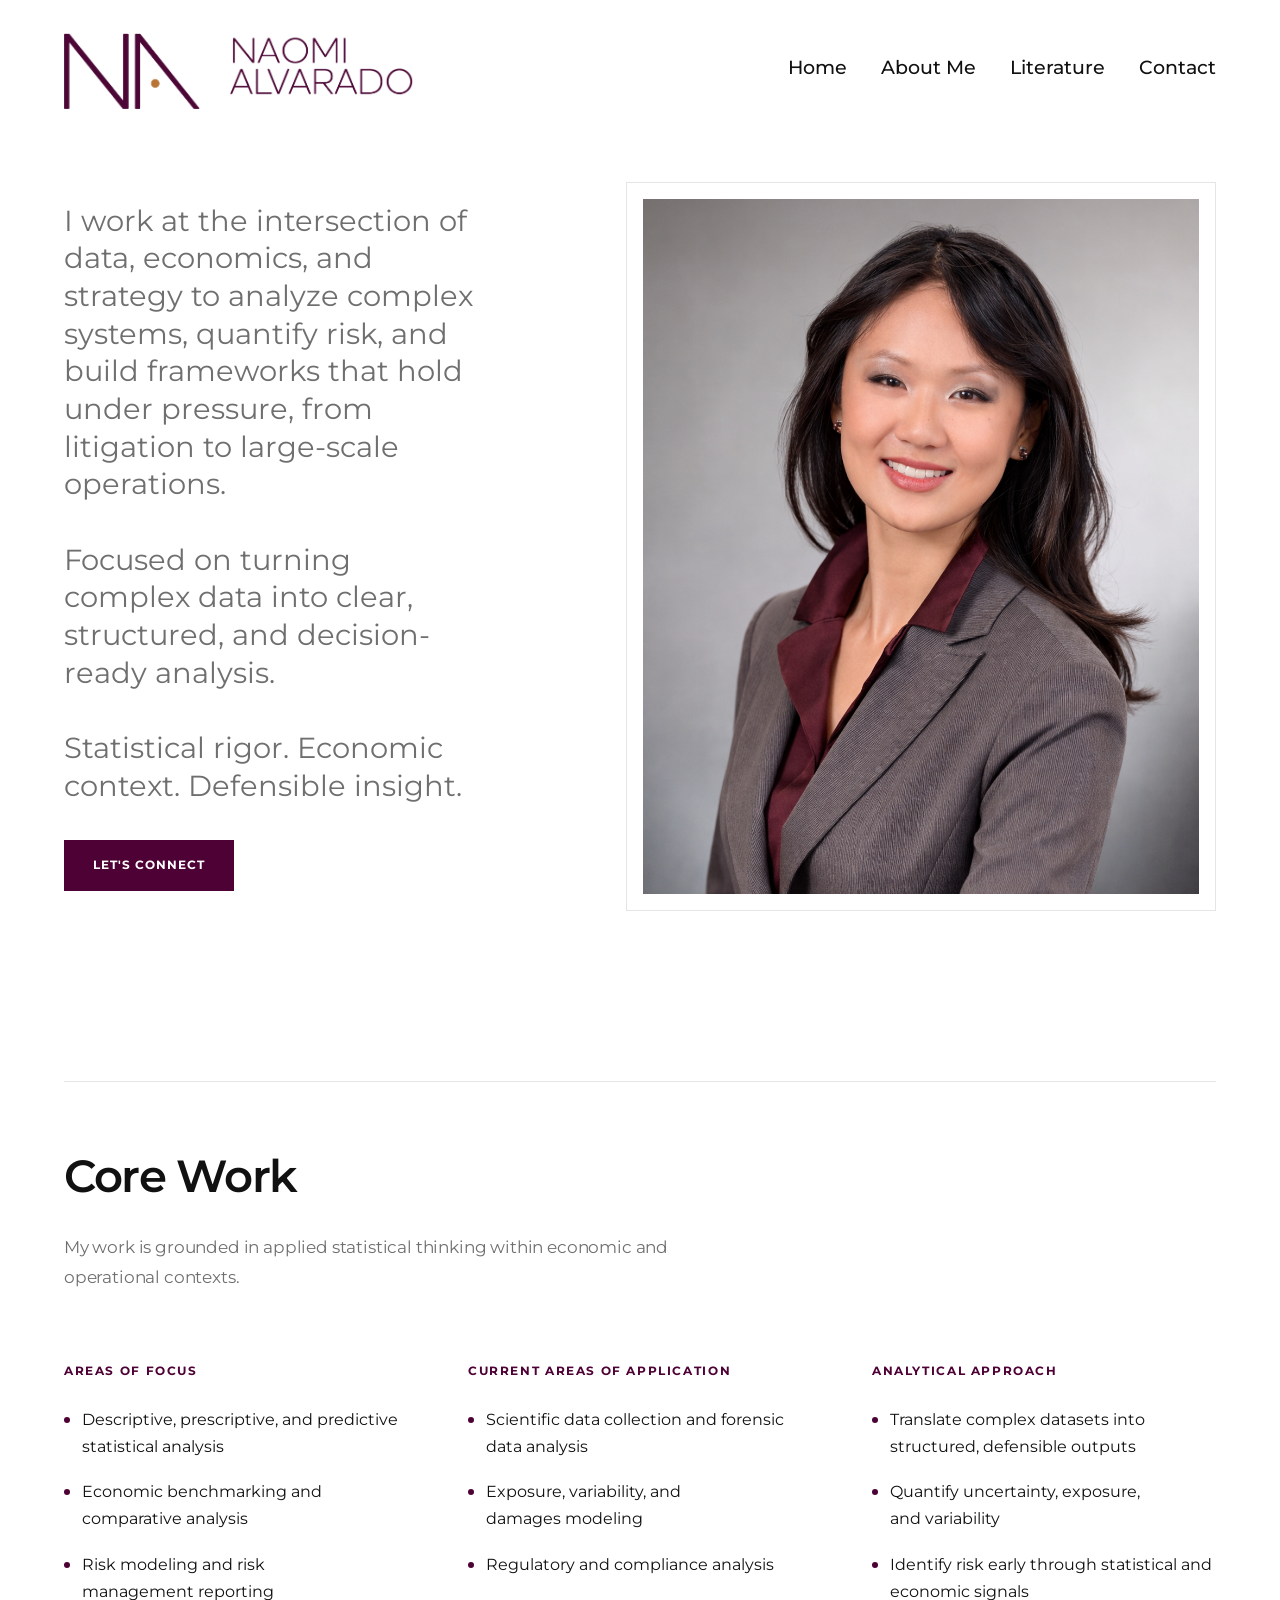
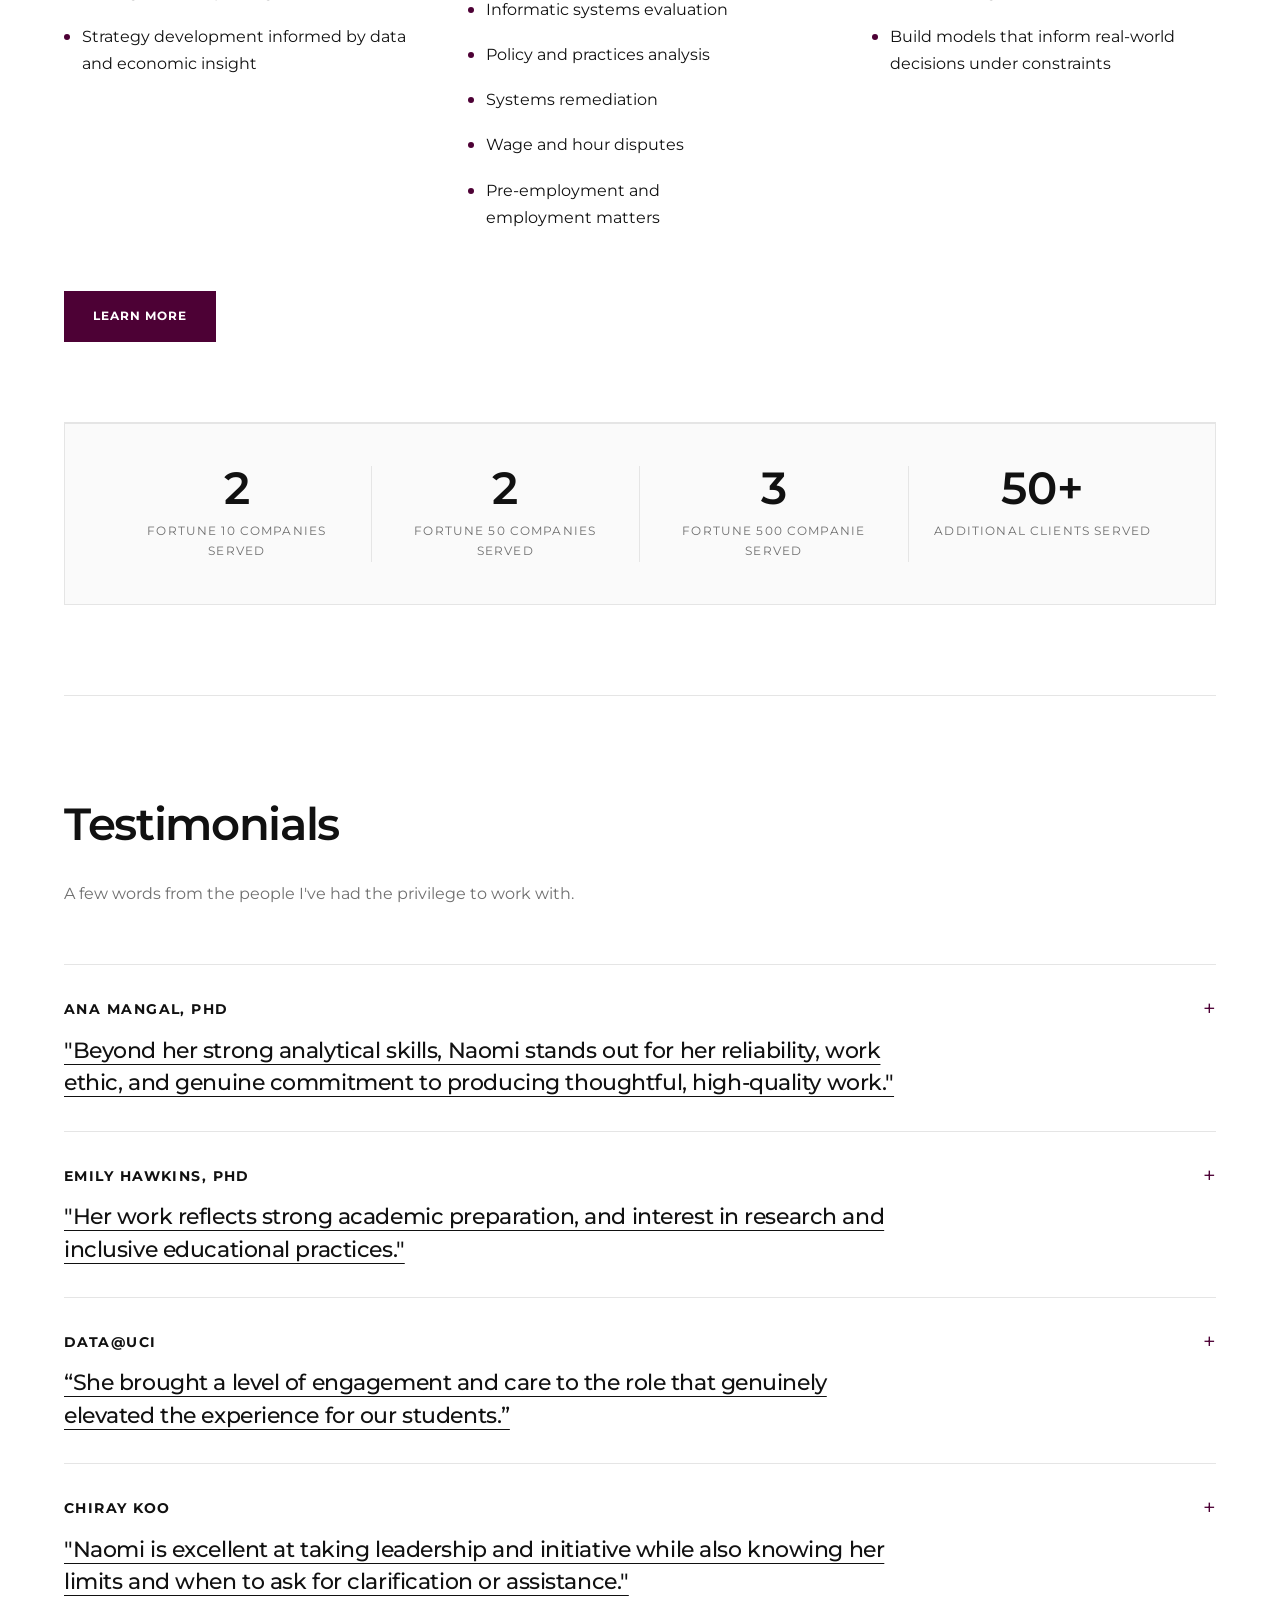
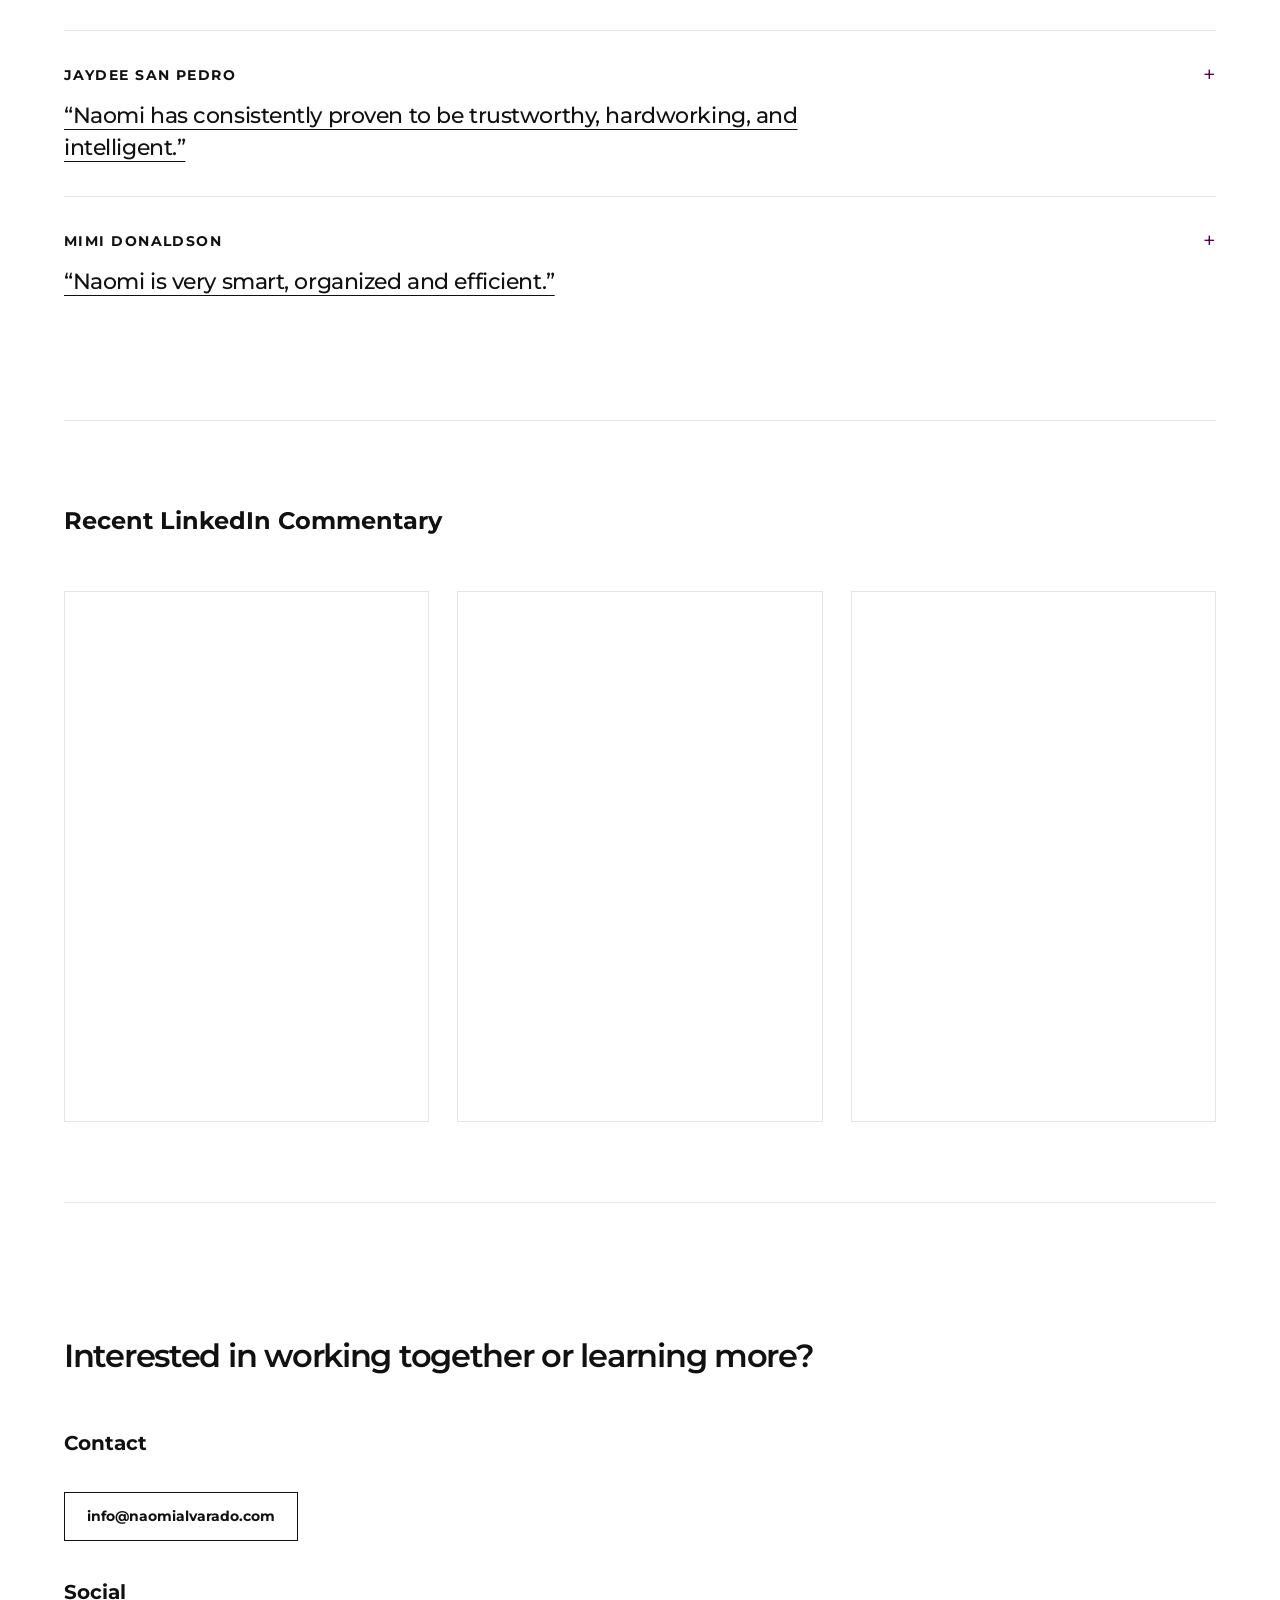
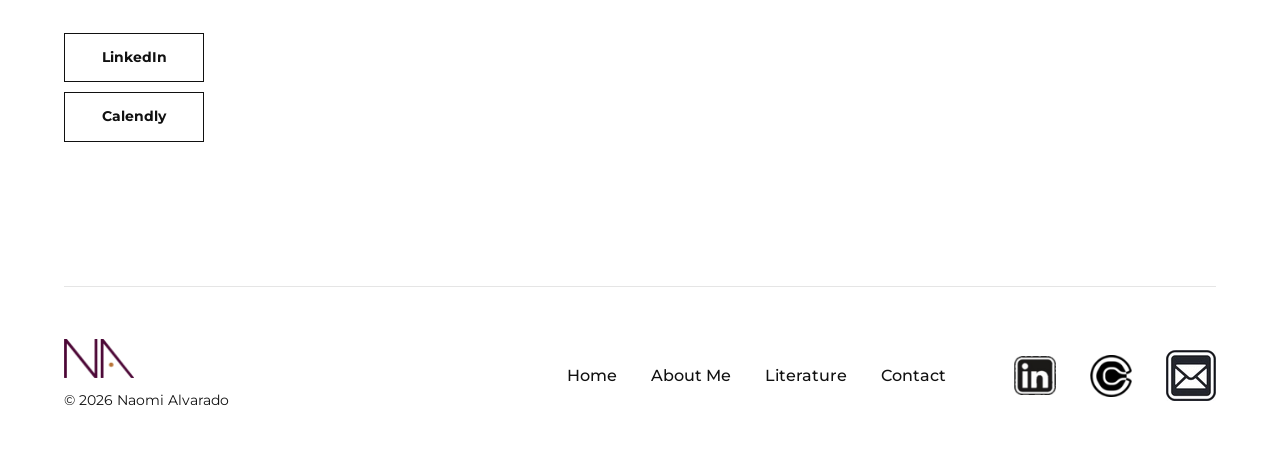
<file: index.html>
<!DOCTYPE html>
<html lang="en">
<head>
  <meta charset="UTF-8" />
  <meta name="viewport" content="width=device-width, initial-scale=1.0"/>
  <title>Naomi Alvarado | About Me</title>

  <!-- Fonts -->
  <link rel="preconnect" href="https://fonts.googleapis.com">
  <link rel="preconnect" href="https://fonts.gstatic.com" crossorigin>
  <link href="https://fonts.googleapis.com/css2?family=Montserrat:wght@300;400;500;600;700&display=swap" rel="stylesheet">
  <!-- CSS -->
  <link rel="stylesheet" href="style.css" />
</head>

<body>
  <!-- ================================
      NAVIGATION
  ================================ -->
  <header class="site-header">
    <nav class="nav">
      <!-- LOGO -->
      <a href="index.html" class="logo"><img src="images/Naomi-logo-horizontal.png" alt="logo" width="200"></a>

      <!-- NAV LINKS -->
      <div class="nav-links">

        <a href="index.html">Home</a>

        <!-- ABOUT DROPDOWN -->
        <div class="nav-dropdown">
          <a href="about.html">About Me</a>

          <!-- DROPDOWN MENU -->
          <div class="dropdown-menu">
            <a href="about.html#about">About</a>
            <a href="about.html#background">Background</a>
            <a href="about.html#industry-experience">Industry Experience</a>
            <a href="about.html#recent-engagements">Recent Engagements</a>
            <a href="about.html#resume">Resume</a>
          </div>
        </div>

        <!-- LITERATURE -->
        <a href="literature.html">Literature</a>

        <!-- CONTACT -->
        <a href="contact.html">Contact</a>
      </div>
    </nav>
  </header>
<br><br>
  <!-- ================================
      MAIN
  ================================ -->
  <main>

    <!-- ================================
        INTRO (VALUE + IMAGE)
    ================================= -->
    <section class="home-intro page-shell reveal">

      <div class="value-statement">
        <p>
          I work at the intersection of data, economics, and strategy to analyze complex systems, quantify risk, and build frameworks that hold under pressure, from litigation to large-scale operations.
          <br><br>
          Focused on turning complex data into clear, structured, and decision-ready analysis.
          <br><br>
          Statistical rigor. Economic context. Defensible insight. 
        </p>

        <a href="contact.html" class="btn">Let's Connect</a>
      </div>

      <div class="hero-image-frame">
        <img 
          src="images/Headshot.png" 
          alt="Professional headshot placeholder"
        >
      </div>

    </section>

    <!-- ================================
     CORE WORK
================================ -->
<section class="core-work-section page-shell reveal">

  <!-- TOP RULE -->
  <div class="large-rule"></div>

  <!-- SECTION HEADER -->
  <div class="core-work-header">

    <h2>Core Work</h2>

    <p>
      My work is grounded in applied statistical thinking within economic and operational contexts.
    </p>

  </div>

  <!-- 3 COLUMN GRID -->
  <div class="expertise-grid">

    <!-- COLUMN 1 -->
    <div class="expertise-column">

      <p class="expertise-label">
        Areas of Focus
      </p>

      <ul>
        <li>Descriptive, prescriptive, and predictive statistical analysis</li>
        <li>Economic benchmarking and comparative analysis</li>
        <li>Risk modeling and risk management reporting</li>
        <li>Strategy development informed by data and economic insight</li>
      </ul>

    </div>

    <!-- COLUMN 2 -->
    <div class="expertise-column">

      <p class="expertise-label">
        Current Areas of Application
      </p>

      <ul>
        <li>Scientific data collection and forensic data analysis</li>
        <li>Exposure, variability, and damages modeling</li>
        <li>Regulatory and compliance analysis</li>
        <li>Informatic systems evaluation</li>
        <li>Policy and practices analysis</li>
        <li>Systems remediation</li>
        <li>Wage and hour disputes</li>
        <li>Pre-employment and employment matters</li>
      </ul>

    </div>

    <!-- COLUMN 3 -->
    <div class="expertise-column">

      <p class="expertise-label">
        Analytical Approach
      </p>

      <ul>
        <li>Translate complex datasets into structured, defensible outputs</li>
        <li>Quantify uncertainty, exposure, and variability</li>
        <li>Identify risk early through statistical and economic signals</li>
        <li>Build models that inform real-world decisions under constraints</li>
      </ul>

    </div>

  </div>

  <!-- CTA -->
  <div class="core-work-cta">
    <a href="about.html" class="btn">
      Learn More
    </a>
  </div>

  <!-- BOTTOM RULE -->
  <div class="large-rule bottom-rule"></div>

</section>


    <!-- ================================
        METRICS
    ================================= -->
    <section class="metrics page-shell reveal">

      <div class="metric">
        <strong>2</strong>
        <span>Fortune 10 Companies Served</span>
      </div>

      <div class="metric">
        <strong>2</strong>
        <span>Fortune 50 Companies Served</span>
      </div>

      <div class="metric">
        <strong>3</strong>
        <span>Fortune 500 Companie Served</span>
      </div>

      <div class="metric">
        <strong>50+</strong>
        <span>Additional Clients Served</span>
      </div>

    </section>

    <!-- ================================
        TESTIMONIALS
    ================================= -->
    <section class="testimonials-section page-shell reveal">
      <div class="testimonials-header">
        <h2>Testimonials</h2>
        <p>A few words from the people I've had the privilege to work with.</p>
      </div>
    
      <div id="testimonials-list" class="testimonials-list">
        <!-- CMS testimonials load here -->
      </div>
    </section>

    <!-- ================================
        LINKEDIN
    ================================= -->
    <section class="linkedin-section page-shell reveal">

      <div class="linkedin-header">
        <h2>Recent LinkedIn Commentary</h2>
      </div>
    
        <div class="linkedin-grid">
          <div class="linkedin-embed-wrap">
            <iframe src="https://www.linkedin.com/embed/feed/update/urn:li:ugcPost:7457105032942084097?collapsed=1" height="628" width="504" frameborder="0" allowfullscreen="" title="Embedded post"></iframe>
          </div>
        
          <div class="linkedin-embed-wrap">
            <iframe src="https://www.linkedin.com/embed/feed/update/urn:li:ugcPost:7455121400094396417?collapsed=1" height="628" width="504" frameborder="0" allowfullscreen="" title="Embedded post"></iframe>
          </div>
        
          <div class="linkedin-embed-wrap">
            <iframe src="https://www.linkedin.com/embed/feed/update/urn:li:share:7440083022118363136?collapsed=1" height="670" width="504" frameborder="0" allowfullscreen="" title="Embedded post"></iframe>
          </div>
    </section>

     <!-- ================================
        CONTACT STRIP
    ================================= -->
    <section class="contact-strip page-shell">
      <h2>Interested in working together or learning more?</h2>
    
      <div class="contact-info">
        <div>
          <p class="label">Contact</p>
          <p><a href="mailto:info@naomialvarado.com">info@naomialvarado.com</a></p>
        </div>
    
        <div>
          <p class="label">Social</p>
          <a href="https://www.linkedin.com/in/alvaradonaomij">LinkedIn</a><br>
          <a href="contact.html">Calendly</a>
        </div>
      </div>
    </section><br><br>
  </main>

  <!-- FOOTER -->
  <footer class="footer">
    <div class="footer-brand">
      <a href="index.html"><img src="images/Naomi-NA.png" alt="Naomi Alvarado Logo" width="140"></a>
      <p>© 2026 Naomi Alvarado</p>
    </div>
  
    <div class="footer-spacer"></div>
  
    <div class="footer-right">
      <div class="footer-nav">
        <a href="index.html">Home</a>
        <a href="about.html">About Me</a>
        <a href="literature.html">Literature</a>
        <a href="contact.html">Contact</a><br><br>

        <a href="https://www.linkedin.com/in/alvaradonaomij" target="_blank" class="footer-social"><img src="images/linkedinlogo.png" alt="LinkedIn"></a>
        <a href="contact.html" class="footer-social"><img src="images/CALENDLY.png" alt="LinkedIn"></a>
        <a href="mailto:info@naomialvarado.com"><img src="images/mail.jpg" alt="email" width="50"></a>
      </div>
    </div>
  </footer>

  <!-- ================================
      JS
  ================================ -->
  <script src="script.js"></script>
  <script src="testimonials/testimonials.js"></script>
  <script src="https://identity.netlify.com/v1/netlify-identity-widget.js"></script>

  <script>
    if (window.netlifyIdentity) {
      window.netlifyIdentity.on("init", user => {
        if (!user && window.location.hash.includes("invite_token")) {
          window.netlifyIdentity.open("signup");
        }
      });

      window.netlifyIdentity.on("login", () => {
        if (window.location.pathname.includes("/admin")) {
          document.location.href = "/admin/";
        }
      });
    }
  </script>
</body>
</html>
</file>
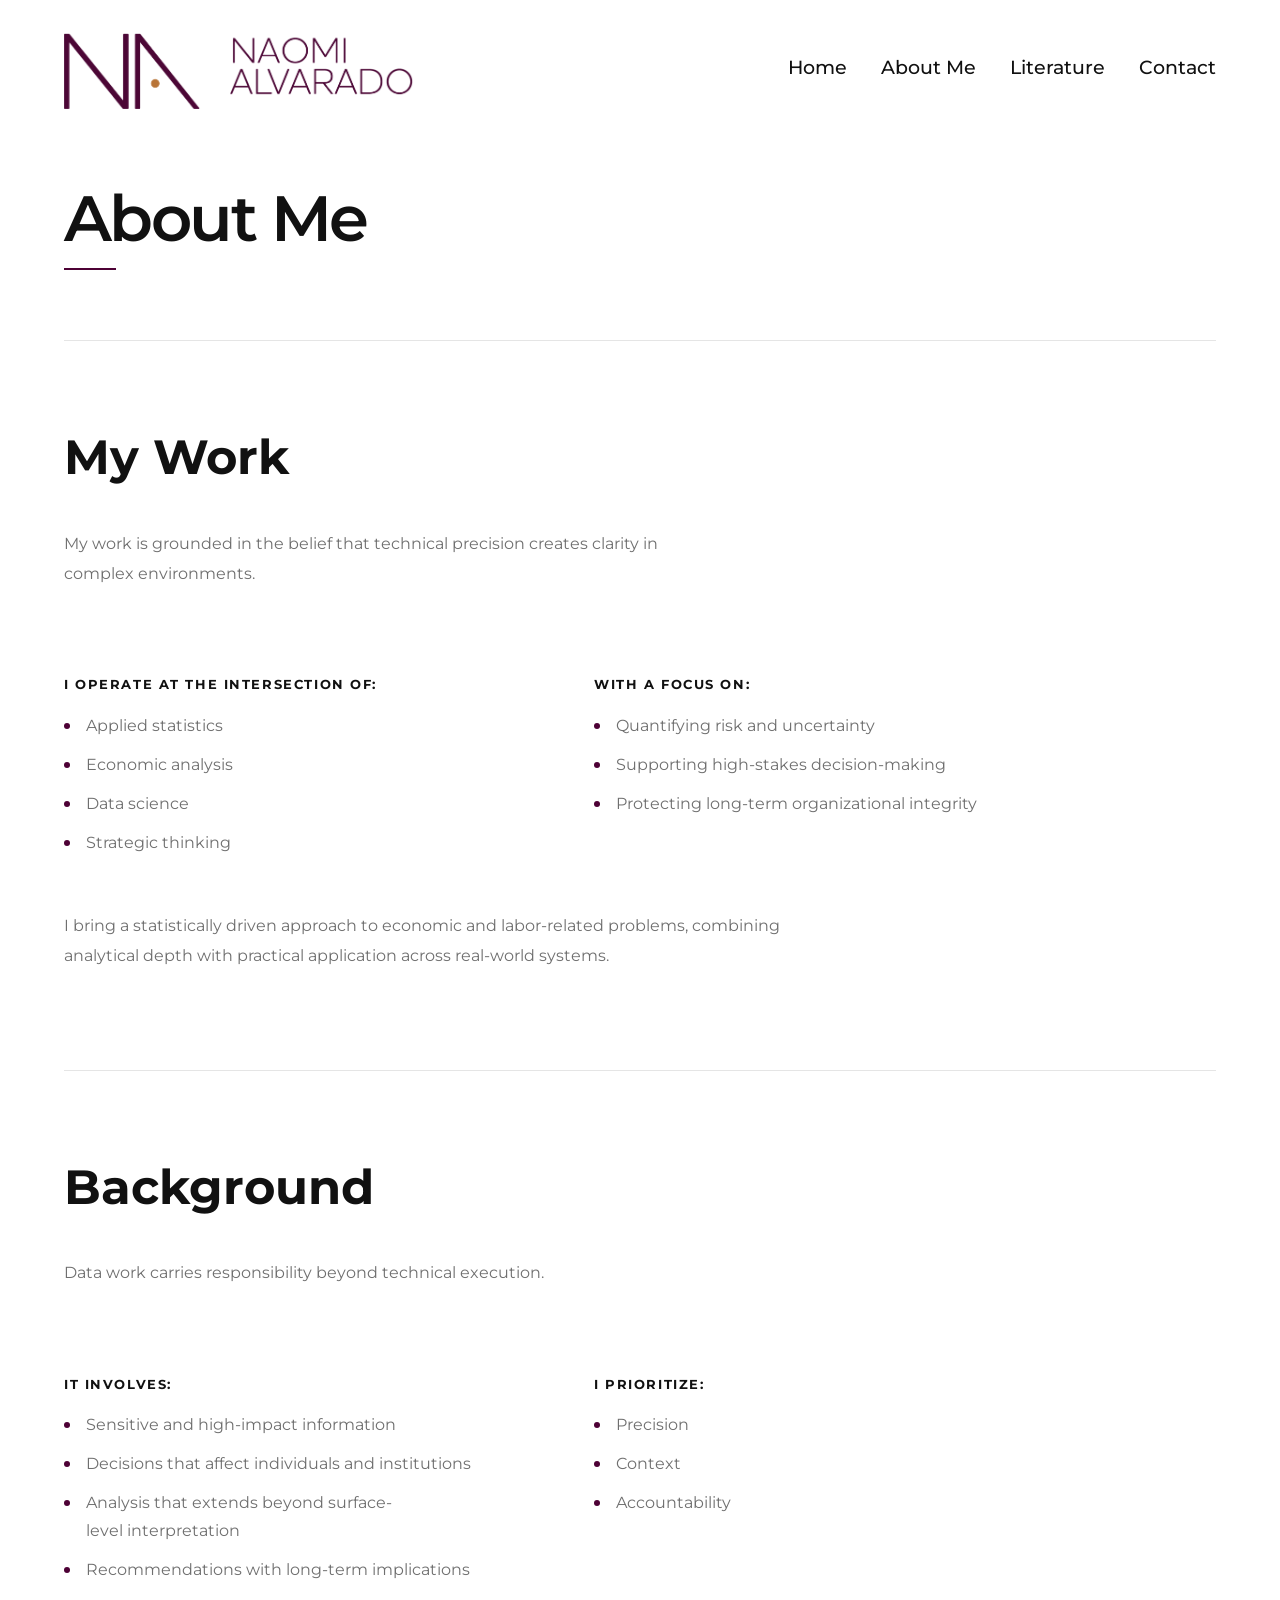
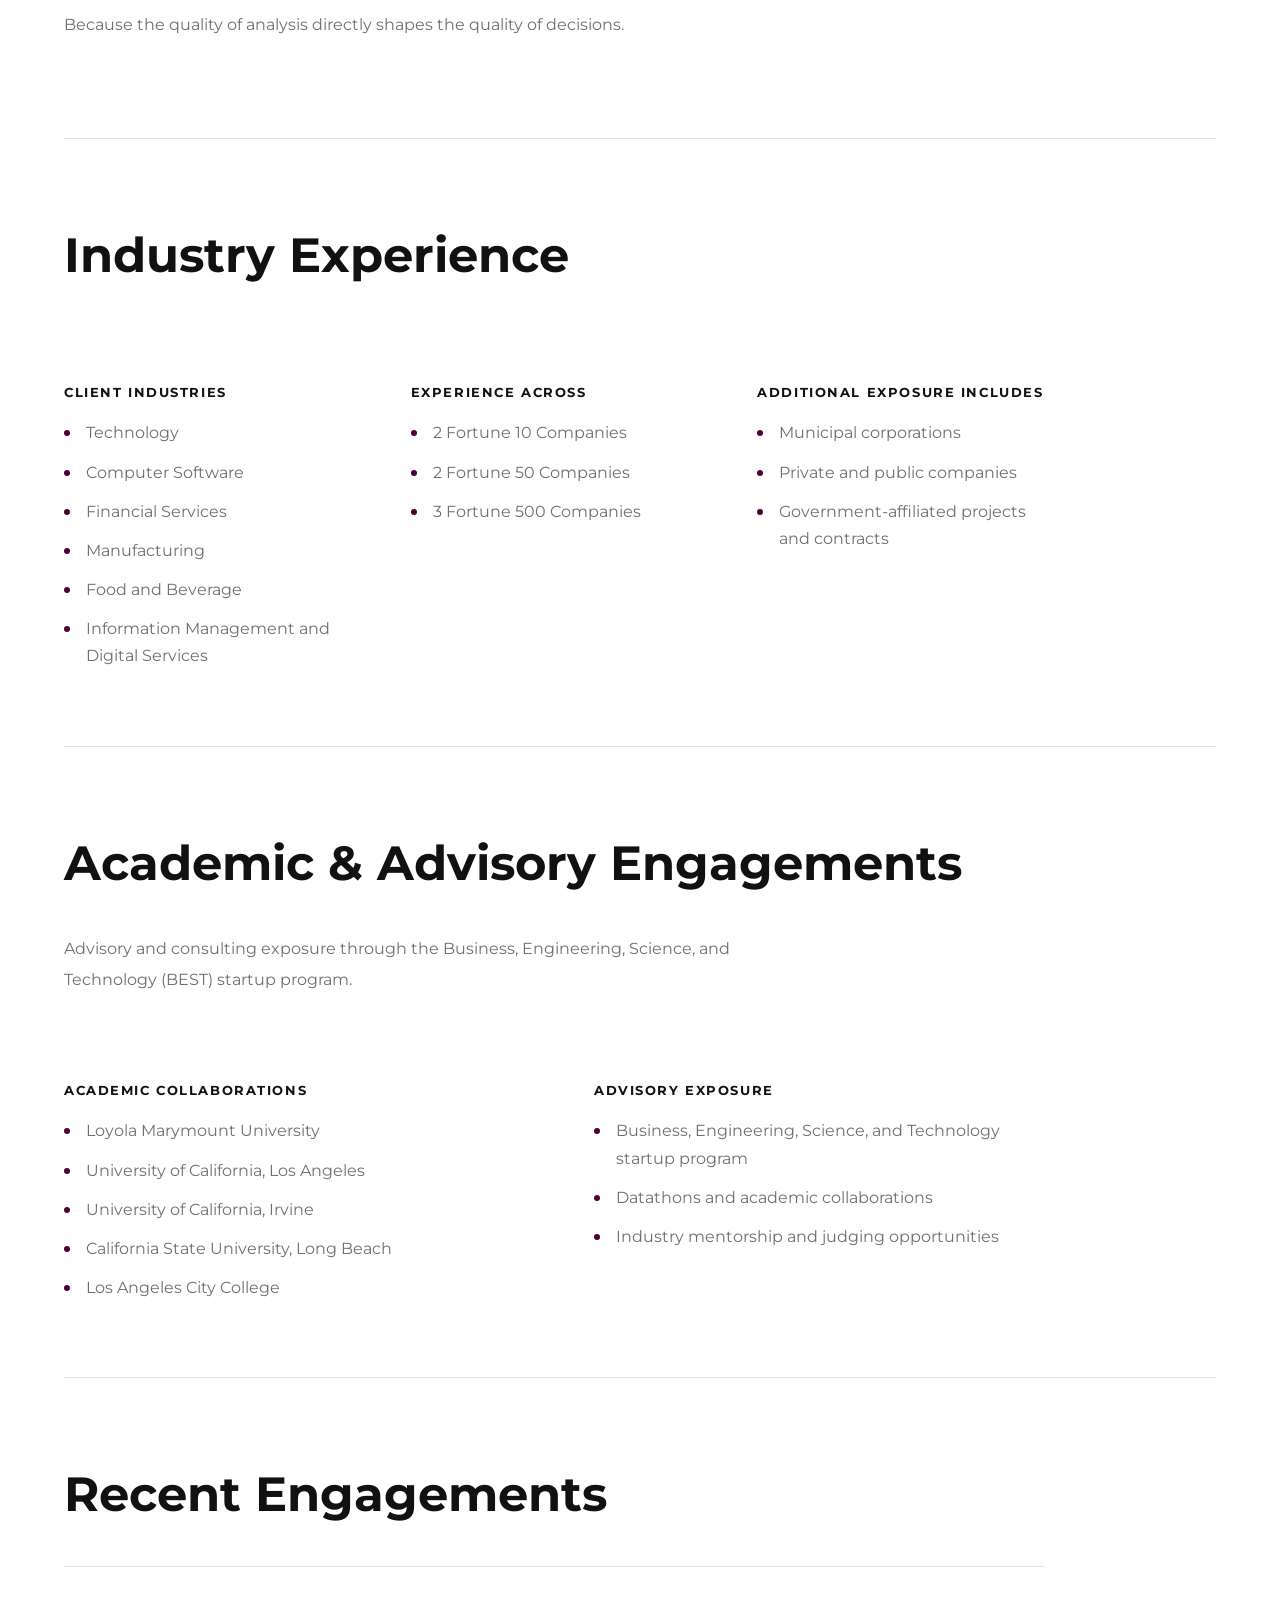
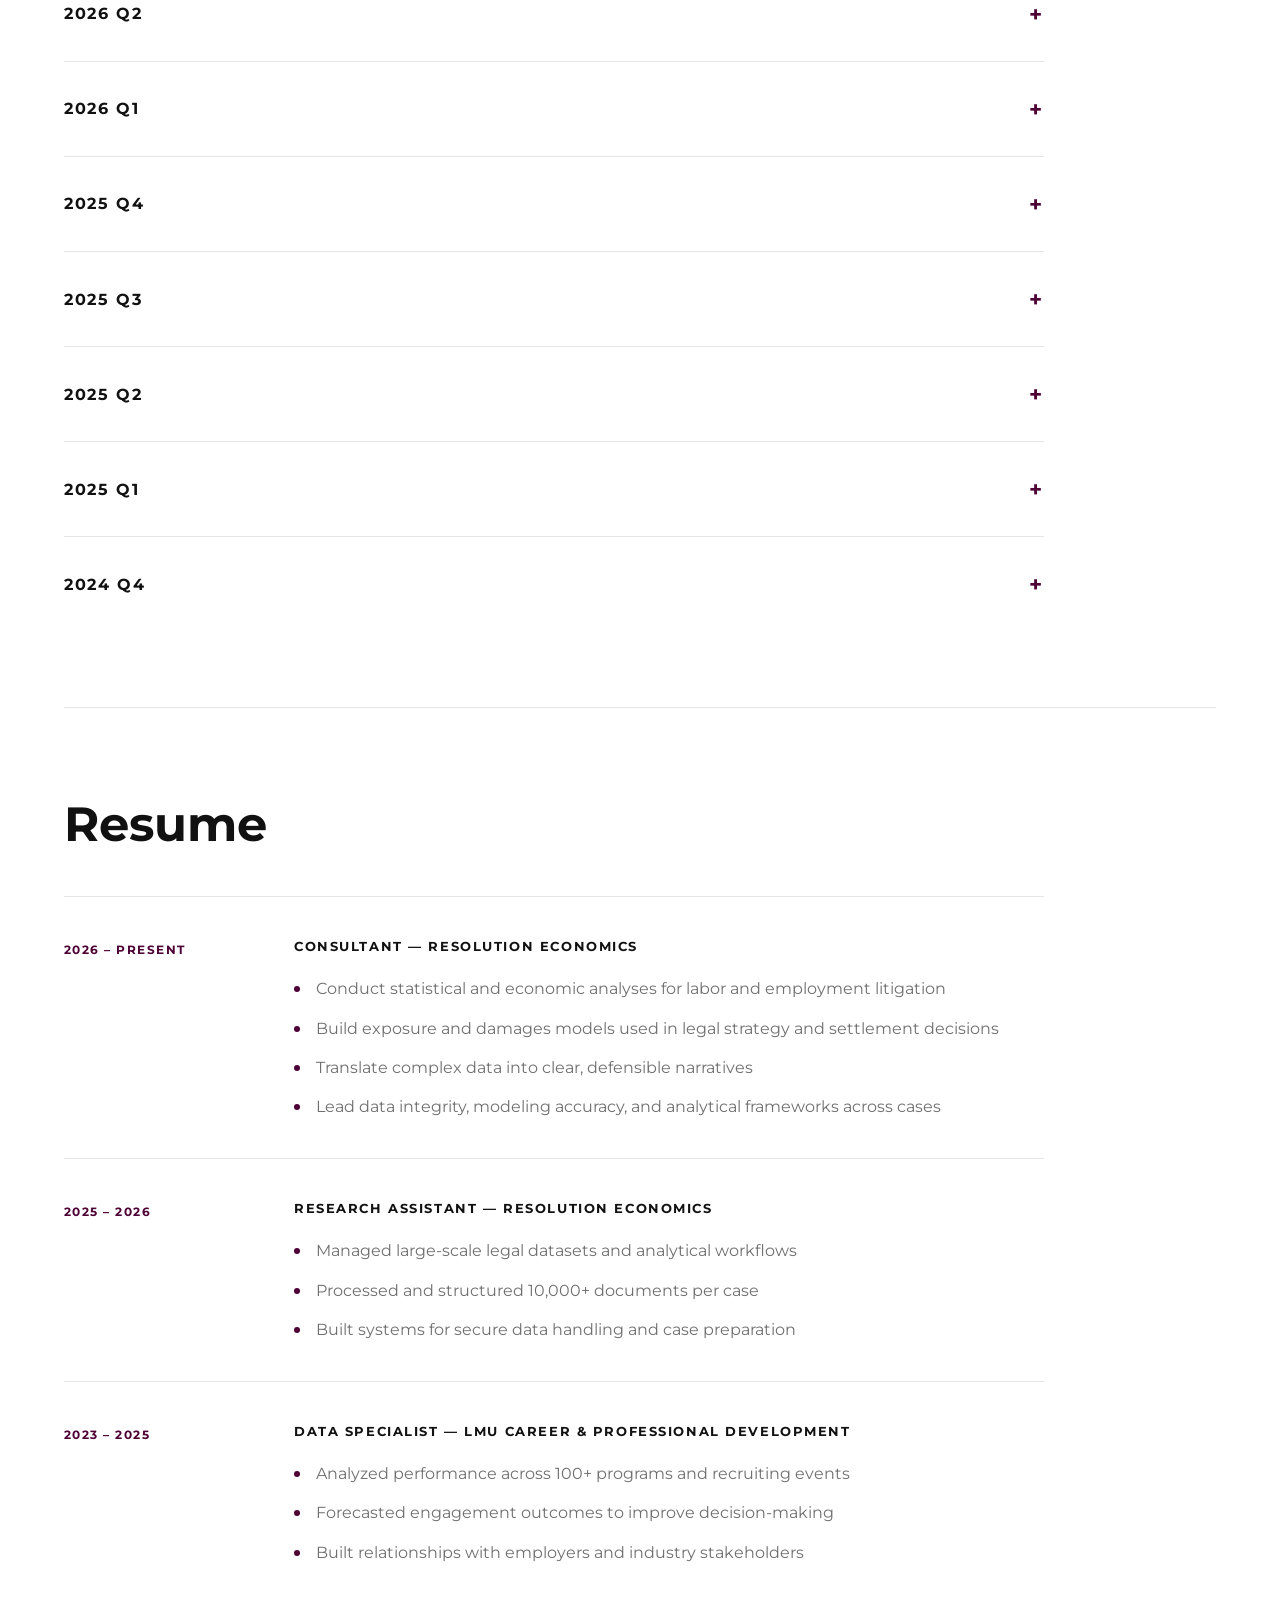
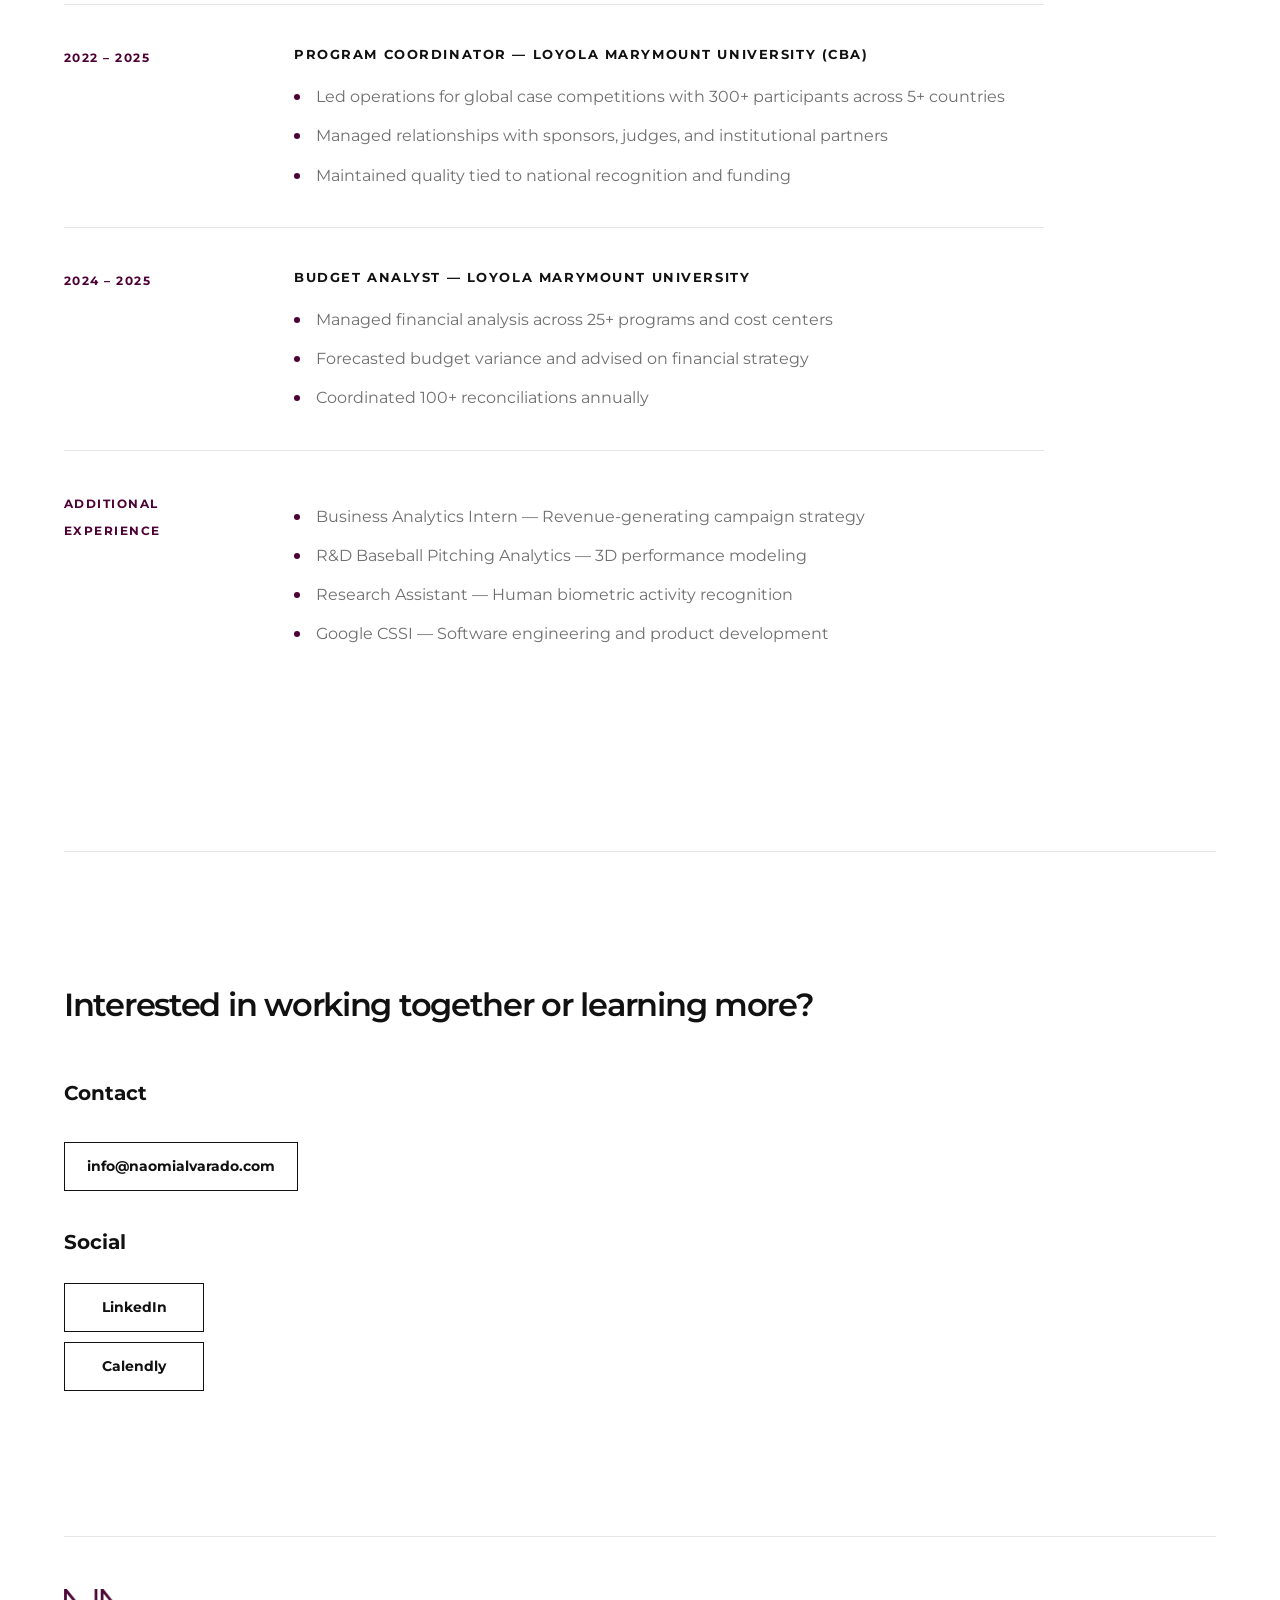
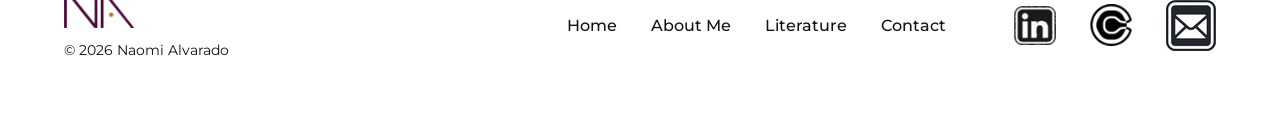
<file: about.html>
<!DOCTYPE html>
<html lang="en">
<head>
  <!-- ================================
       BASIC PAGE SETUP
  ================================= -->
  <meta charset="UTF-8" />
  <meta name="viewport" content="width=device-width, initial-scale=1.0" />

  <title>Naomi Alvarado | About Me</title>

  <!-- Fonts -->
  <link rel="preconnect" href="https://fonts.googleapis.com">
  <link rel="preconnect" href="https://fonts.gstatic.com" crossorigin>
  <link
    href="https://fonts.googleapis.com/css2?family=Montserrat:wght@300;400;500;600;700;800&display=swap"
    rel="stylesheet"
  >

  <!-- CSS -->
  <link rel="stylesheet" href="style.css" />
</head>

<body>

<!-- ================================
      NAVIGATION
  ================================ -->
  <header class="site-header">
    <nav class="nav">
      <!-- LOGO -->
      <a href="index.html" class="logo"><img src="images/Naomi-logo-horizontal.png" alt="logo" width="200"></a>

      <!-- NAV LINKS -->
      <div class="nav-links">

        <a href="index.html">Home</a>

        <!-- ABOUT DROPDOWN -->
        <div class="nav-dropdown">
          <a href="about.html">About Me</a>

          <!-- DROPDOWN MENU -->
          <div class="dropdown-menu">
            <a href="about.html#about">About</a>
            <a href="about.html#background">Background</a>
            <a href="about.html#industry-experience">Industry Experience</a>
            <a href="about.html#recent-engagements">Recent Engagements</a>
            <a href="about.html#resume">Resume</a>
          </div>
        </div>

        <!-- LITERATURE -->
        <a href="literature.html">Literature</a>

        <!-- CONTACT -->
        <a href="contact.html">Contact</a>
      </div>
    </nav>
  </header>

<!-- ================================
     MAIN
================================ -->
<main class="inner-page page-shell">

    <!-- ================================
         PAGE TITLE
    ================================= -->
    <section class="page-title reveal">
      <h1>About Me</h1>
    </section>
  
    <!-- ================================
         ABOUT
    ================================= -->
    <section id="about" class="about-panel reveal">
  
      <div class="about-panel-inner">
  
        <h2>My Work</h2>
  
        <p>
          My work is grounded in the belief that technical precision creates
          clarity in complex environments.
        </p>
        
        <div class="about-columns">
          <div class="about-column">
          <h3>I operate at the intersection of:</h3>
          <ul class="about-list">
            <li>Applied statistics</li>
            <li>Economic analysis</li>
            <li>Data science</li>
            <li>Strategic thinking</li>
          </ul>
        </div>
        
          <div class="about-column">
            <h3>With a focus on:</h3>
            <ul class="about-list">
              <li>Quantifying risk and uncertainty</li>
              <li>Supporting high-stakes decision-making</li>
              <li>Protecting long-term organizational integrity</li>
            </ul>
          </div>
        </div>
        
        <br><br>
        <p>
          I bring a statistically driven approach to economic and labor-related
          problems, combining analytical depth with practical application across
          real-world systems.
        </p>
  
      </div>
  
    </section>
  
    <!-- ================================
         BACKGROUND
    ================================= -->
    <section id="background" class="about-panel reveal">
  
      <div class="about-panel-inner">
  
        <h2>Background</h2>

        <p>
          Data work carries responsibility beyond technical execution.
        </p>

        <div class="about-columns">
          <div class="about-column">
            <h3>It involves:</h3>

            <ul class="about-list">
              <li>Sensitive and high-impact information</li>
              <li>Decisions that affect individuals and institutions</li>
              <li>Analysis that extends beyond surface-level interpretation</li>
              <li>Recommendations with long-term implications</li>
            </ul>
          </div>

          <div class="about-column">
            <h3>I prioritize:</h3>

            <ul class="about-list">
              <li>Precision</li>
              <li>Context</li>
              <li>Accountability</li>
            </ul>
          </div>
        </div>

        <br><p>
          Because the quality of analysis directly shapes the quality of decisions.
        </p>
  
      </div>
  
    </section>
  
    <!-- ================================
         INDUSTRY EXPERIENCE
    ================================= -->
    <section id="industry-experience" class="about-panel reveal">
  
      <div class="about-panel-inner">
  
        <h2>Industry Experience</h2>

<div class="about-columns three-column">
  <div class="about-column">
    <h3>Client Industries</h3>

    <ul class="about-list">
      <li>Technology</li>
      <li>Computer Software</li>
      <li>Financial Services</li>
      <li>Manufacturing</li>
      <li>Food and Beverage</li>
      <li>Information Management and Digital Services</li>
    </ul>
  </div>

  <div class="about-column">
    <h3>Experience Across</h3>

    <ul class="about-list">
      <li>2 Fortune 10 Companies</li>
      <li>2 Fortune 50 Companies</li>
      <li>3 Fortune 500 Companies</li>
    </ul>
  </div>

  <div class="about-column">
    <h3>Additional Exposure Includes</h3>

    <ul class="about-list">
      <li>Municipal corporations</li>
      <li>Private and public companies</li>
      <li>Government-affiliated projects and contracts</li>
    </ul>
  </div>
</div>
  
      </div>
  
    </section>
  
    <!-- ================================
         ACADEMIC & ADVISORY
    ================================= -->
    <section id="academic-advisory" class="about-panel reveal">
  
      <div class="about-panel-inner">
  
        <h2>Academic & Advisory Engagements</h2>

<p>
  Advisory and consulting exposure through the Business, Engineering,
  Science, and Technology (BEST) startup program.
</p>

<div class="about-columns">
  <div class="about-column">
    <h3>Academic Collaborations</h3>

    <ul class="about-list">
      <li>Loyola Marymount University</li>
      <li>University of California, Los Angeles</li>
      <li>University of California, Irvine</li>
      <li>California State University, Long Beach</li>
      <li>Los Angeles City College</li>
    </ul>
  </div>

  <div class="about-column">
    <h3>Advisory Exposure</h3>

    <ul class="about-list">
      <li>Business, Engineering, Science, and Technology startup program</li>
      <li>Datathons and academic collaborations</li>
      <li>Industry mentorship and judging opportunities</li>
    </ul>
  </div>
</div>
  
      </div>
  
    </section>
  
    <!-- ================================
         RECENT ENGAGEMENTS
    ================================= -->
    <section id="recent-engagements" class="about-panel reveal">

        <div class="about-panel-inner">
      
          <h2>Recent Engagements</h2>
      
          <section id="engagements-list" class="engagements-list reveal">
            <!-- CMS engagements load here -->
          </section>
      
        </div>
      
      </section>
  
    <!-- ================================
         RESUME
    ================================= -->
    <section id="resume" class="about-panel reveal">
  
      <div class="about-panel-inner">
  
        <h2>Resume</h2>
  
        <!-- ROLE -->
        <div class="resume-role">
  
          <div class="resume-meta">
            <span>2026 – Present</span>
          </div>
  
          <div class="resume-content">
            <h3>Consultant — Resolution Economics</h3>
  
            <ul class="about-list">
              <li>Conduct statistical and economic analyses for labor and employment litigation</li>
              <li>Build exposure and damages models used in legal strategy and settlement decisions</li>
              <li>Translate complex data into clear, defensible narratives</li>
              <li>Lead data integrity, modeling accuracy, and analytical frameworks across cases</li>
            </ul>
          </div>
  
        </div>
  
        <!-- ROLE -->
        <div class="resume-role">
  
          <div class="resume-meta">
            <span>2025 – 2026</span>
          </div>
  
          <div class="resume-content">
            <h3>Research Assistant — Resolution Economics</h3>
  
            <ul class="about-list">
              <li>Managed large-scale legal datasets and analytical workflows</li>
              <li>Processed and structured 10,000+ documents per case</li>
              <li>Built systems for secure data handling and case preparation</li>
            </ul>
          </div>
  
        </div>
  
        <!-- ROLE -->
        <div class="resume-role">
  
          <div class="resume-meta">
            <span>2023 – 2025</span>
          </div>
  
          <div class="resume-content">
            <h3>Data Specialist — LMU Career & Professional Development</h3>
  
            <ul class="about-list">
              <li>Analyzed performance across 100+ programs and recruiting events</li>
              <li>Forecasted engagement outcomes to improve decision-making</li>
              <li>Built relationships with employers and industry stakeholders</li>
            </ul>
          </div>
  
        </div>
  
        <!-- ROLE -->
        <div class="resume-role">
  
          <div class="resume-meta">
            <span>2022 – 2025</span>
          </div>
  
          <div class="resume-content">
            <h3>Program Coordinator — Loyola Marymount University (CBA)</h3>
  
            <ul class="about-list">
              <li>Led operations for global case competitions with 300+ participants across 5+ countries</li>
              <li>Managed relationships with sponsors, judges, and institutional partners</li>
              <li>Maintained quality tied to national recognition and funding</li>
            </ul>
          </div>
  
        </div>
  
        <!-- ROLE -->
        <div class="resume-role">
  
          <div class="resume-meta">
            <span>2024 – 2025</span>
          </div>
  
          <div class="resume-content">
            <h3>Budget Analyst — Loyola Marymount University</h3>
  
            <ul class="about-list">
              <li>Managed financial analysis across 25+ programs and cost centers</li>
              <li>Forecasted budget variance and advised on financial strategy</li>
              <li>Coordinated 100+ reconciliations annually</li>
            </ul>
          </div>
  
        </div>
  
        <!-- ADDITIONAL -->
        <div class="resume-role">
  
          <div class="resume-meta">
            <span>Additional Experience</span>
          </div>
  
          <div class="resume-content">
  
            <ul class="about-list">
              <li>Business Analytics Intern — Revenue-generating campaign strategy</li>
              <li>R&D Baseball Pitching Analytics — 3D performance modeling</li>
              <li>Research Assistant — Human biometric activity recognition</li>
              <li>Google CSSI — Software engineering and product development</li>
            </ul>
  
          </div>
  
        </div>
  
      </div>
  
    </section>
  
  </main>

<!-- ================================
        CONTACT STRIP
    ================================= -->
    <section class="contact-strip page-shell">
      <h2>Interested in working together or learning more?</h2>
    
      <div class="contact-info">
        <div>
          <p class="label">Contact</p>
          <p><a href="mailto:info@naomialvarado.com">info@naomialvarado.com</a></p>
        </div>
    
        <div>
          <p class="label">Social</p>
          <a href="https://www.linkedin.com/in/alvaradonaomij">LinkedIn</a><br>
          <a href="contact.html">Calendly</a>
        </div>
      </div>
    </section><br><br>
  </main>

  <!-- FOOTER -->
  <footer class="footer">
    <div class="footer-brand">
      <a href="index.html"><img src="images/Naomi-NA.png" alt="Naomi Alvarado Logo" width="140"></a>
      <p>© 2026 Naomi Alvarado</p>
    </div>
  
    <div class="footer-spacer"></div>
  
    <div class="footer-right">
      <div class="footer-nav">
        <a href="index.html">Home</a>
        <a href="about.html">About Me</a>
        <a href="literature.html">Literature</a>
        <a href="contact.html">Contact</a><br><br>

        <a href="https://www.linkedin.com/in/alvaradonaomij" target="_blank" class="footer-social"><img src="images/linkedinlogo.png" alt="LinkedIn"></a>
        <a href="contact.html" class="footer-social"><img src="images/CALENDLY.png" alt="LinkedIn"></a>
        <a href="mailto:info@naomialvarado.com"><img src="images/mail.jpg" alt="email" width="50"></a>
      </div>
    </div>
  </footer>

<script src="script.js"></script>
<script src="engagements/engagements.js"></script>
</body>
</html>
</file>
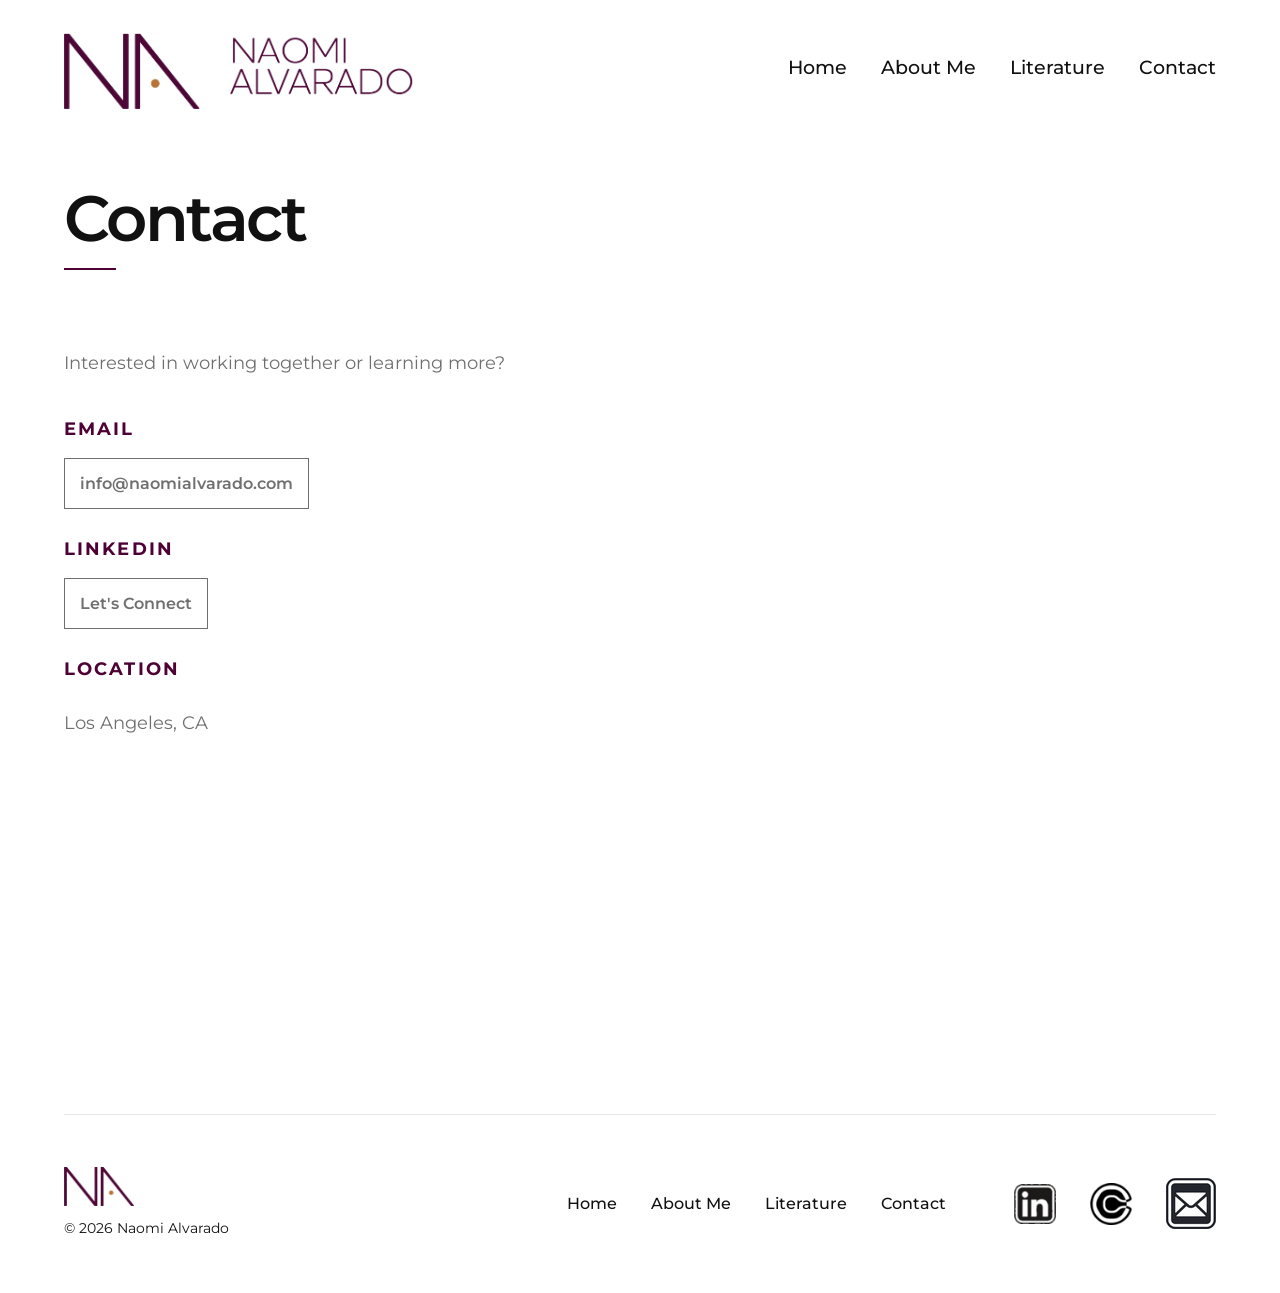
<file: contact.html>
<!DOCTYPE html>
<html lang="en">
<head>
  <meta charset="UTF-8" />
  <meta name="viewport" content="width=device-width, initial-scale=1.0" />
  <title>Contact</title>

  <!-- Fonts -->
  <link rel="preconnect" href="https://fonts.googleapis.com">
  <link rel="preconnect" href="https://fonts.gstatic.com" crossorigin>
  <link href="https://fonts.googleapis.com/css2?family=Montserrat:wght@300;400;500;600;700&display=swap" rel="stylesheet">
  <link rel="stylesheet" href="style.css" />
</head>
<body>

<!-- ================================
      NAVIGATION
  ================================ -->
  <header class="site-header">
    <nav class="nav">
      <!-- LOGO -->
      <a href="index.html" class="logo"><img src="images/Naomi-logo-horizontal.png" alt="logo" width="200"></a>

      <!-- NAV LINKS -->
      <div class="nav-links">

        <a href="index.html">Home</a>

        <!-- ABOUT DROPDOWN -->
        <div class="nav-dropdown">
          <a href="about.html">About Me</a>

          <!-- DROPDOWN MENU -->
          <div class="dropdown-menu">
            <a href="about.html#about">About</a>
            <a href="about.html#background">Background</a>
            <a href="about.html#industry-experience">Industry Experience</a>
            <a href="about.html#recent-engagements">Recent Engagements</a>
            <a href="about.html#resume">Resume</a>
          </div>
        </div>

        <!-- LITERATURE -->
        <a href="literature.html">Literature</a>

        <!-- CONTACT -->
        <a href="contact.html">Contact</a>
      </div>
    </nav>
  </header>

<main class="inner-page page-shell contact-page">

  <div class="page-title">
    <h1>Contact</h1>
  </div>

  <section class="contact-grid">

    <div class="contact-info">
      <p>
        Interested in working together or learning more?
      </p>

      <div class="contact-detail">
        <strong>Email</strong>
        <p><a href="mailto:info@naomialvarado.com">info@naomialvarado.com</a></p>
      </div>

      <div class="contact-detail">
        <strong>LinkedIn</a></strong>
        <p><a href="https://www.linkedin.com/in/alvaradonaomij">Let's Connect</a></p>
      </div>

      <div class="contact-detail">
        <strong>Location</strong>
        <p>Los Angeles, CA</p>
      </div>
    </div>

    <!-- Calendly inline widget begin -->
    <div class="calendly-inline-widget" data-url="https://calendly.com/alvarado-naomi-j" style="min-width:320px;height:700px;"></div>
    <script type="text/javascript" src="https://assets.calendly.com/assets/external/widget.js" async></script>
    <!-- Calendly inline widget end -->

  </section>

</main>
    
  <!-- FOOTER -->
  <footer class="footer">
    <div class="footer-brand">
      <a href="index.html"><img src="images/Naomi-NA.png" alt="Naomi Alvarado Logo" width="140"></a>
      <p>© 2026 Naomi Alvarado</p>
    </div>
  
    <div class="footer-spacer"></div>
  
    <div class="footer-right">
      <div class="footer-nav">
        <a href="index.html">Home</a>
        <a href="about.html">About Me</a>
        <a href="literature.html">Literature</a>
        <a href="contact.html">Contact</a><br><br>

        <a href="https://www.linkedin.com/in/alvaradonaomij" target="_blank" class="footer-social"><img src="images/linkedinlogo.png" alt="LinkedIn"></a>
        <a href="contact.html" class="footer-social"><img src="images/CALENDLY.png" alt="LinkedIn"></a>
        <a href="mailto:info@naomialvarado.com"><img src="images/mail.jpg" alt="email" width="50"></a>
      </div>
    </div>
  </footer>
  
<script src="script.js"></script>
</body>
</html>
</file>
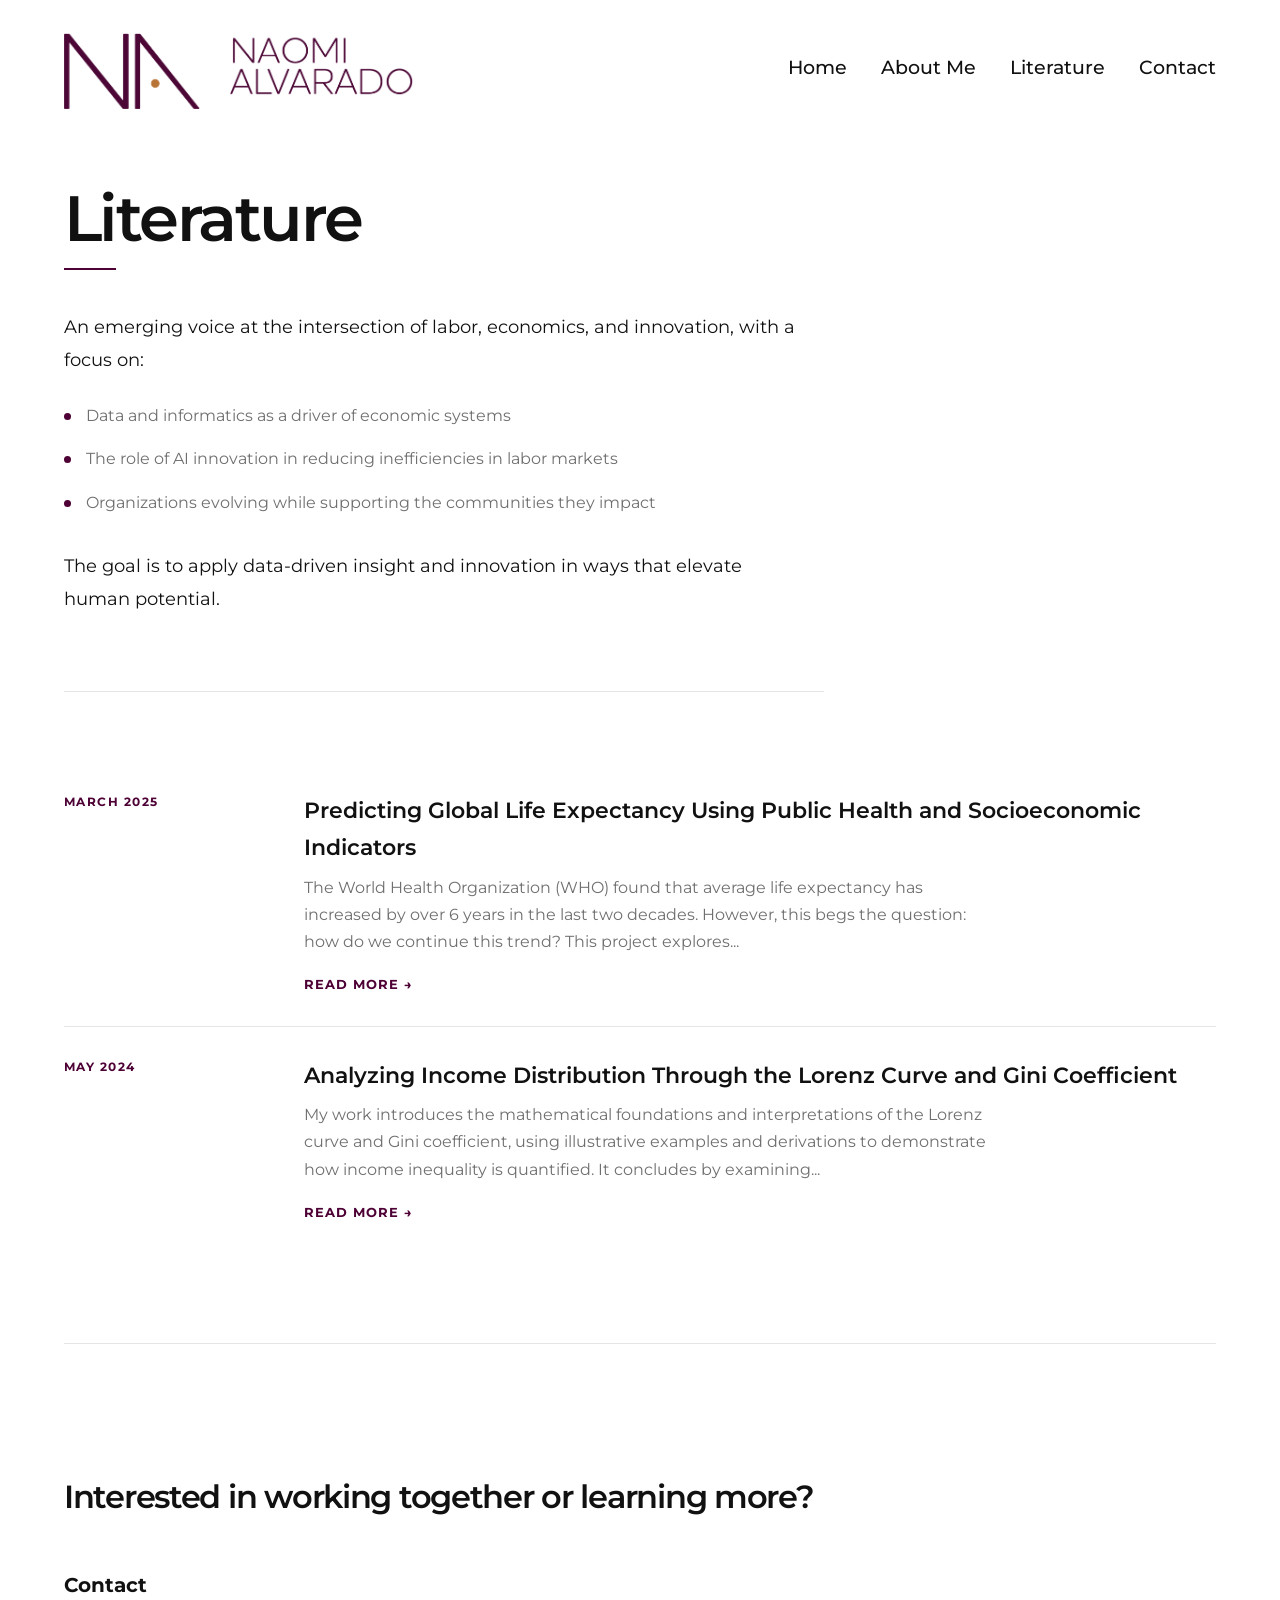
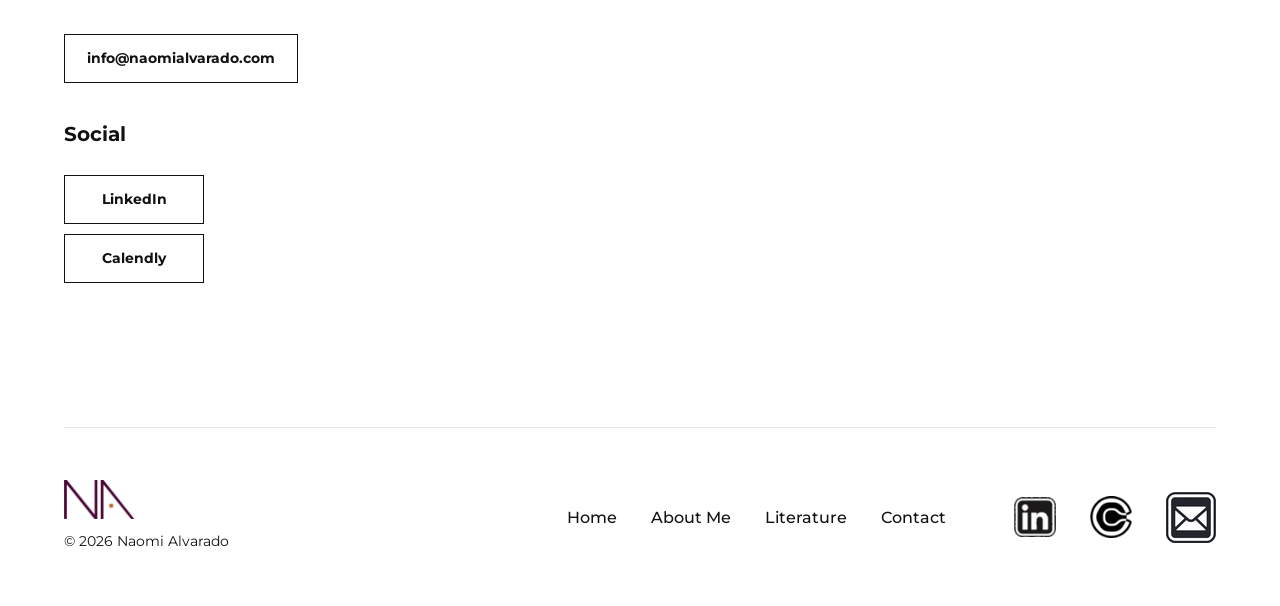
<file: literature.html>
<!DOCTYPE html>
<html lang="en">
<head>
  <meta charset="UTF-8" />
  <meta name="viewport" content="width=device-width, initial-scale=1.0" />
  <title>Literature | Naomi Alvarado</title>

  <!-- Fonts -->
  <link rel="preconnect" href="https://fonts.googleapis.com">
  <link rel="preconnect" href="https://fonts.gstatic.com" crossorigin>
  <link href="https://fonts.googleapis.com/css2?family=Montserrat:wght@300;400;500;600;700&display=swap" rel="stylesheet">
  <link rel="stylesheet" href="style.css" />
</head>
<body>

<!-- ================================
      NAVIGATION
  ================================ -->
  <header class="site-header">
    <nav class="nav">
      <!-- LOGO -->
      <a href="index.html" class="logo"><img src="images/Naomi-logo-horizontal.png" alt="logo" width="200"></a>

      <!-- NAV LINKS -->
      <div class="nav-links">

        <a href="index.html">Home</a>

        <!-- ABOUT DROPDOWN -->
        <div class="nav-dropdown">
          <a href="about.html">About Me</a>

          <!-- DROPDOWN MENU -->
          <div class="dropdown-menu">
            <a href="about.html#about">About</a>
            <a href="about.html#background">Background</a>
            <a href="about.html#industry-experience">Industry Experience</a>
            <a href="about.html#recent-engagements">Recent Engagements</a>
            <a href="about.html#resume">Resume</a>
          </div>
        </div>

        <!-- LITERATURE -->
        <a href="literature.html">Literature</a>

        <!-- CONTACT -->
        <a href="contact.html">Contact</a>
      </div>
    </nav>
  </header>

<main class="inner-page page-shell">
    <div class="page-title">
      <h1>Literature</h1>  
    </div>
    <section class="literature-intro reveal">
      <p>
        An emerging voice at the intersection of labor, economics, and innovation,
        with a focus on:
      </p>
    
      <ul>
        <li>Data and informatics as a driver of economic systems</li>
        <li>The role of AI innovation in reducing inefficiencies in labor markets</li>
        <li>Organizations evolving while supporting the communities they impact</li>
      </ul>
      <p><br>The goal is to apply data-driven insight and innovation in ways that elevate human potential.</p>
    </section>
    

<!-- AUTOMATED BLOG POST SECTION -->
  <section id="literature-posts" class="literature-list reveal">
    <!-- CMS posts load here -->
  </section>
</main>

<!-- ================================
        CONTACT STRIP
    ================================= -->
    <section class="contact-strip page-shell">
      <h2>Interested in working together or learning more?</h2>
    
      <div class="contact-info">
        <div>
          <p class="label">Contact</p>
          <p><a href="mailto:info@naomialvarado.com">info@naomialvarado.com</a></p>
        </div>
    
        <div>
          <p class="label">Social</p>
          <a href="https://www.linkedin.com/in/alvaradonaomij">LinkedIn</a><br>
          <a href="contact.html">Calendly</a>
        </div>
      </div>
    </section><br><br>
  </main>

  <!-- FOOTER -->
  <footer class="footer">
    <div class="footer-brand">
      <a href="index.html"><img src="images/Naomi-NA.png" alt="Naomi Alvarado Logo" width="140"></a>
      <p>© 2026 Naomi Alvarado</p>
    </div>
  
    <div class="footer-spacer"></div>
  
    <div class="footer-right">
      <div class="footer-nav">
        <a href="index.html">Home</a>
        <a href="about.html">About Me</a>
        <a href="literature.html">Literature</a>
        <a href="contact.html">Contact</a><br><br>

        <a href="https://www.linkedin.com/in/alvaradonaomij" target="_blank" class="footer-social"><img src="images/linkedinlogo.png" alt="LinkedIn"></a>
        <a href="contact.html" class="footer-social"><img src="images/CALENDLY.png" alt="LinkedIn"></a>
        <a href="mailto:info@naomialvarado.com"><img src="images/mail.jpg" alt="email" width="50"></a>
      </div>
    </div>
  </footer>
  
<script src="script.js"></script>
<script src="posts/blog.js"></script>
</body>
</html>
</file>
<file: style.css>
/* ================================
   NAOMI ALVARADO PERSONAL BRAND SITE
   Black / White Consultant Style
   Accent: Purple
   Font: Montserrat
================================ */

/* ================================
   ROOT VARIABLES
================================ */

:root {
  --black: #111111;
  --white: #ffffff;
  --off-white: #fafafa;
  --gray: #6f6f6f;
  --light-gray: #f4f4f4;
  --border: #e5e5e5;
  --accent: #4D0135;

  --heading-font: "Montserrat", sans-serif;
  --body-font: "Montserrat", sans-serif;

  --page-margin: clamp(24px, 5vw, 72px);
  --max-width: 1180px;
}

/* ================================
   RESET / GLOBAL
================================ */

* {
  box-sizing: border-box;
  margin: 0;
  padding: 0;
}

html {
  scroll-behavior: smooth;
}

body {
  background: var(--white);
  color: var(--black);
  font-family: var(--body-font);
  line-height: 1.7;
}

a {
  color: inherit;
  text-decoration: none;
}

img {
  display: block;
  max-width: 100%;
}

.page-shell {
  width: min(var(--max-width), calc(100% - (var(--page-margin) * 2)));
  margin: 0 auto;
}

/* ================================
   NAVIGATION
================================ */

.site-header {
  padding: 32px var(--page-margin) 0;
  background: var(--white);
}

.nav {
  width: min(var(--max-width), 100%);
  margin: 0 auto;
  display: grid;
  grid-template-columns: auto 1fr;
  align-items: center;
  gap: 32px;
}

.logo {
  display: inline-flex;
  align-items: center;
  font-family: var(--heading-font);
  color: var(--black);
  font-size: 2.4rem;
  font-weight: 700;
  letter-spacing: -0.05em;
}

.logo img {
  width: 350px;
  max-width: 100%;
  height: auto;
}

.nav-links {
  display: flex;
  justify-content: flex-end;
  align-items: center;
  gap: 34px;
  font-size: 0.78rem;
  font-weight: 500;
}

.nav-links a {
  position: relative;
  padding-bottom: 6px;
  border-bottom: 1px solid transparent;
  font-size: 1.20rem;
  transition: 0.28s ease;
  line-height: 1;
}

.nav-links > a, .nav-dropdown {
  display: flex;
  align-items: center;
}

.nav-dropdown > a {
  display: flex;
  align-items: center;
  line-height: 1;
}

.nav-links a::after {
  content: "";
  position: absolute;
  left: 0;
  bottom: -2px;
  width: 0;
  height: 1px;
  background: var(--accent);
  transition: width 0.28s ease;
}

.nav-links a:hover,
.nav-links a.active {
  color: var(--accent);
}

.nav-links a:hover::after,
.nav-links a.active::after {
  width: 100%;
}

.nav-dropdown {
  position: relative;
}

.dropdown-menu {
  position: absolute;
  top: 100%;
  left: 0;
  min-width: 220px;
  background: var(--white);
  border: 1px solid var(--border);
  padding: 14px 0;
  opacity: 0;
  visibility: hidden;
  transform: translateY(10px);
  transition: 0.25s ease;
  z-index: 999;
}

.nav-dropdown:hover .dropdown-menu {
  opacity: 1;
  visibility: visible;
  transform: translateY(0);
}

.dropdown-menu a {
  display: block;
  padding: 10px 18px;
  color: var(--black);
  font-size: .78rem;
  white-space: nowrap;
}

.dropdown-menu a:hover {
  color: var(--accent);
  background: var(--off-white);
}

/* ================================
   BUTTONS / DETAILS
================================ */

.btn {
  display: inline-flex;
  background: var(--accent);
  color: var(--white);
  padding: 14px 28px;
  font-size: 0.76rem;
  font-weight: 700;
  letter-spacing: 0.08em;
  text-transform: uppercase;
  border: 1px solid var(--accent);
  cursor: pointer;
  transition: 0.28s ease;
}

.btn:hover {
  background: var(--black);
  border-color: var(--black);
  transform: translateY(-2px);
  box-shadow: 0 10px 28px rgba(17, 17, 17, 0.12);
}

.small-rule,
.title-line,
.page-title::after {
  content: "";
  display: block;
  width: 52px;
  height: 2px;
  background: var(--accent);
  margin-top: 18px;
}

.large-rule {
  width: 100%;
  height: 1px;
  background: var(--border);
  margin-bottom: 56px;
}

.ornament {
  display: none;
}

/* ================================
   HOME PAGE
================================ */

.home-title {
  padding: 86px 0 18px;
}

.home-title h1 {
  font-family: var(--heading-font);
  font-size: clamp(3rem, 6vw, 5rem);
  line-height: 0.96;
  color: var(--black);
  font-weight: 600;
  letter-spacing: -0.04em;
}

.home-intro {
  padding: 18px 0 80px;
  display: grid;
  grid-template-columns: 0.8fr 1fr;
  align-items: center;
  gap: 90px;
}

.value-statement p {
  max-width: 410px;
  font-size: clamp(1.2rem, 2.3vw, 1.85rem);
  font-weight: 400;
  line-height: 1.28;
  margin-bottom: 36px;
  color: var(--gray);
}

.hero-image-frame {
  width: 100%;
  overflow: hidden;
  border: 1px solid var(--border);
  padding: 16px;
  background: var(--white);
  transition: transform 0.45s ease, box-shadow 0.45s ease;
}

.hero-image-frame:hover {
  transform: translateY(-6px);
  box-shadow: 0 24px 70px rgba(17, 17, 17, 0.1);
}

.hero-image-frame img {
  width: 100%;
  aspect-ratio: 4 / 5;
  object-fit: cover;
  object-position: center 15%;
}

/* ================================
   EDITORIAL SECTIONS
================================ */

.center-section {
  padding: 42px 0 86px;
  text-align: center;
}

.center-section h2,
.editorial-section h2 {
  font-family: var(--heading-font);
  font-size: clamp(2rem, 3.5vw, 3rem);
  color: var(--black);
  font-weight: 600;
  margin-bottom: 20px;
  letter-spacing: -0.03em;
}

.center-section p,
.editorial-section p {
  max-width: 720px;
  margin: 0 auto;
  font-size: 1rem;
  color: var(--gray);
}

.editorial-section {
  padding: 34px 0 84px;
  text-align: center;
}

.editorial-section p + p {
  margin-top: 22px;
}

/* ================================
   CORE WORK / EXPERTISE
================================ */

.core-work-section {
  padding: 90px 0 0;
}

.core-work-header {
  max-width: 900px;
  margin-bottom: 70px;
}

.core-work-header h2 {
  font-family: var(--heading-font);
  font-size: clamp(2rem, 3.5vw, 3rem);
  color: var(--black);
  font-weight: 600;
  letter-spacing: -0.03em;
  margin-bottom: 18px;
}

.core-work-header p {
  color: var(--gray);
  font-size: 1.05rem;
  line-height: 1.8;
  max-width: 780px;
  letter-spacing: -0.01em;
}

.core-work-cta {
  margin-top: 60px;
  display: flex;
  justify-content: flex-start;
}

.bottom-rule {
  margin-top: 80px;
  margin-bottom: 0;
}

.expertise-grid {
  display: grid;
  grid-template-columns: repeat(3, 1fr);
  gap: 60px;
  padding: 0;
  border: none;
}

.expertise-column {
  display: flex;
  flex-direction: column;
}

.expertise-label {
  color: var(--accent);
  font-size: 0.72rem;
  font-weight: 700;
  letter-spacing: 0.14em;
  text-transform: uppercase;
  margin-bottom: 24px;
}

.expertise-column ul {
  display: flex;
  flex-direction: column;
  gap: 18px;
}

.expertise-column li {
  color: var(--black);
  font-size: 1rem;
  line-height: 1.7;
  padding-left: 18px;
  position: relative;
  list-style: none;
}

.expertise-column li::before {
  content: "";
  position: absolute;
  left: 0;
  top: 11px;
  width: 6px;
  height: 6px;
  background: var(--accent);
  border-radius: 50%;
}

/* ================================
   METRICS BAR
================================ */

.metrics {
  margin-bottom: 90px;
  padding: 42px 38px;
  background: var(--off-white);
  border: 1px solid var(--border);
  display: grid;
  grid-template-columns: repeat(4, 1fr);
}

.metric {
  text-align: center;
  padding: 0 24px;
  border-right: 1px solid var(--border);
  transition: 0.28s ease;
}

.metric:last-child {
  border-right: none;
}

.metric:hover {
  background: var(--white);
}

.metric strong {
  display: block;
  font-family: var(--heading-font);
  color: var(--black);
  font-size: 2.8rem;
  font-weight: 600;
  line-height: 1;
  margin-bottom: 12px;
  transition: 0.28s ease;
}

.metric:hover strong {
  color: var(--accent);
}

.metric span {
  display: block;
  color: var(--gray);
  font-size: 0.72rem;
  letter-spacing: 0.1em;
  text-transform: uppercase;
}

/* ================================
   TESTIMONIALS SECTION
================================ */

.testimonials-section {
  padding: 90px 0;
  border-top: 1px solid var(--border);
}

.testimonials-header {
  max-width: 760px;
  margin-bottom: 56px;
}

.testimonials-header h2 {
  font-family: var(--heading-font);
  font-size: clamp(2rem, 3.5vw, 3rem);
  color: var(--black);
  font-weight: 600;
  letter-spacing: -0.03em;
  margin-bottom: 18px;
}

.testimonials-header p {
  color: var(--gray);
  line-height: 1.8;
  max-width: 620px;
}

/* ================================
   TESTIMONIAL LIST
================================ */

.testimonials-list {
  border-top: 1px solid var(--border);
}

.testimonial-item {
  border-bottom: 1px solid var(--border);
}

.testimonials-list .testimonial-item:last-child {
  border-bottom: none;
}

/* ================================
   ACCORDION HEADER
================================ */

.testimonial-item summary {
  list-style: none;
  cursor: pointer;

  padding: 32px 0;

  display: flex;
  justify-content: space-between;
  align-items: flex-start;
  gap: 30px;

  color: var(--black);

  transition: 0.28s ease;
}

.testimonial-item summary::-webkit-details-marker {
  display: none;
}

.testimonial-item summary:hover {
  padding-left: 12px;
}

.testimonial-summary-text {
  display: flex;
  flex-direction: column;
  gap: 12px;
}

.testimonial-summary-text strong {
  color: var(--black);

  font-size: 0.9rem;
  font-weight: 700;
  letter-spacing: 0.1em;
  text-transform: uppercase;
}

.testimonial-summary-text em {
  color: var(--black);

  font-family: var(--heading-font);
  font-size: clamp(1.05rem, 2vw, 1.35rem);
  font-style: normal;
  font-weight: 500;

  line-height: 1.5;
  letter-spacing: -0.02em;

  text-decoration: underline;
  text-decoration-thickness: 1px;
  text-underline-offset: 6px;

  max-width: 850px;
}

.testimonial-item summary:hover .testimonial-summary-text strong,
.testimonial-item summary:hover .testimonial-summary-text em {
  color: var(--accent);
}

.testimonial-toggle {
  color: var(--accent);
  font-size: 1.4rem;
  line-height: 1;
  transition: 0.28s ease;
}

.testimonial-item[open] .testimonial-toggle {
  transform: rotate(45deg);
}

/* ================================
   DROPDOWN CONTENT
================================ */

.testimonial-content {
  padding: 10px 0 48px 80px;
  border-left: 1px solid var(--border);
  margin-left: 20px;
}

.testimonial-role {
  color: var(--accent);

  font-size: 0.78rem;
  font-weight: 700;
  letter-spacing: 0.12em;
  text-transform: uppercase;

  margin-bottom: 22px;
}

.testimonial-content blockquote {
  color: var(--gray);

  font-size: 1rem;
  line-height: 2;

  max-width: 850px;

  margin: 0;
}

/* ================================
   LINKEDIN SECTION
================================ */

.linkedin-section {
  padding: 80px 0;
  border-top: 1px solid var(--border);
  overflow: hidden;
}

.linkedin-header {
  max-width: 620px;
  margin-bottom: 50px;
}

.linkedin-header h2 {
  margin-bottom: 16px;
}

.linkedin-header p {
  color: var(--gray);
}

.linkedin-grid {
  width: 100%;
  max-width: 100%;
  display: grid;
  grid-template-columns: repeat(3, minmax(0, 1fr));
  gap: 28px;
  margin-top: 50px;
}

.linkedin-embed-wrap {
  width: 100%;
  max-width: 100%;
  min-width: 0;
  overflow: hidden;
  border: 1px solid var(--border);
  background: var(--white);
}

.linkedin-embed-wrap iframe {
  width: 100% !important;
  max-width: 100% !important;
  height: 520px !important;
  border: none !important;
}

/* ================================
   INNER PAGES
================================ */

.inner-page {
  padding: 78px 0 90px;
}

.page-title {
  max-width: 600px;
  margin-bottom: 70px;
}

.page-title h1 {
  font-family: var(--heading-font);
  font-size: clamp(2.6rem, 5vw, 4rem);
  color: var(--black);
  font-weight: 600;
  line-height: 0.98;
  letter-spacing: -0.04em;
}

.page-title p {
  margin-top: 22px;
  color: var(--gray);
  max-width: 540px;
}

/* ================================
   ABOUT PAGE
================================ */

.about-columns {
  display: grid;
  grid-template-columns: repeat(2, minmax(0, 1fr));
  gap: 80px;
  margin-top: 46px;
}

.about-columns.three-column {
  grid-template-columns: repeat(3, minmax(0, 1fr));
  gap: 60px;
}

.about-column .about-list {
  margin-top: 0;
}

.about-column {
  display: flex;
  flex-direction: column;
}

.about-column h3 {
  margin-bottom: 22px;
}

.about-panel {
  border-top: 1px solid var(--border);
  transition: 0.35s ease;
}

.about-panel:last-child {
  border-bottom: none;
}

.about-panel-inner {
  padding: 76px 0;
  max-width: 980px;
  transition: transform 0.35s ease;
}

.about-panel:hover {
  background: var(--off-white);
}

.about-panel:hover .about-panel-inner {
  transform: translateX(12px);
}

.about-panel h2 {
  font-size: clamp(2rem, 4vw, 3rem);
  margin-bottom: 30px;
}

.about-panel h3 {
  color: var(--black);
  font-size: 0.82rem;
  font-weight: 700;
  letter-spacing: 0.12em;
  text-transform: uppercase;
  margin: 38px 0 16px;
}

.about-panel p {
  color: var(--gray);
  line-height: 1.9;
  max-width: 760px;
  margin-bottom: 22px;
}

.about-list {
  display: grid;
  gap: 12px;
  margin-top: 14px;
}

.about-list.two-column {
  grid-template-columns: repeat(2, minmax(0, 1fr));
  column-gap: 54px;
  row-gap: 12px;
}

.about-list li {
  list-style: none;
  color: var(--gray);
  line-height: 1.7;
  padding-left: 22px;
  position: relative;
}

.about-list li::before {
  content: "";
  position: absolute;
  left: 0;
  top: 11px;
  width: 6px;
  height: 6px;
  background: var(--accent);
  border-radius: 50%;
}

.about-group {
  margin-top: 42px;
  display: grid;
  grid-template-columns: 220px 1fr;
  gap: 48px;
  align-items: start;
  border-top: 1px solid var(--border);
}

.about-group:first-of-type {
  margin-top: 28px;
}

/* Resume */
.resume-role {
  display: grid;
  grid-template-columns: 180px 1fr;
  gap: 50px;
  padding: 38px 0;
  border-top: 1px solid var(--border);
}

.resume-meta span {
  color: var(--accent);
  font-size: 0.78rem;
  font-weight: 700;
  letter-spacing: 0.12em;
  text-transform: uppercase;
}

.resume-content h3 {
  margin: 0 0 18px;
}


/* ================================
   LEGACY BACKGROUND PAGE
================================ */

.background-list {
  border-top: 1px solid var(--border);
}

.background-row {
  display: grid;
  grid-template-columns: 260px 1fr;
  gap: 70px;
  padding: 42px 0;
  border-bottom: 1px solid var(--border);
  transition: 0.28s ease;
}

.background-row:hover {
  background: var(--off-white);
  padding-left: 18px;
}

.background-row h2 {
  color: var(--accent);
  font-size: 0.8rem;
  letter-spacing: 0.14em;
  text-transform: uppercase;
  font-weight: 700;
}

.background-content {
  display: grid;
  gap: 26px;
}

.background-content h3 {
  font-family: var(--heading-font);
  color: var(--black);
  font-size: 1.2rem;
  font-weight: 600;
}

.background-content p {
  color: var(--gray);
  max-width: 680px;
}

/* ================================
   LITERATURE PAGE
================================ */

.literature-intro {
  max-width: 760px;
  margin: -30px 0 70px;
  padding-bottom: 50px;
  border-bottom: 1px solid var(--border);
}

.literature-intro p {
  color: var(--black);
  font-size: 1.15rem;
  line-height: 1.8;
  margin-bottom: 26px;
}

.literature-intro ul {
  display: flex;
  flex-direction: column;
  gap: 16px;
}

.literature-intro li {
  list-style: none;
  position: relative;
  padding-left: 22px;
  color: var(--gray);
  line-height: 1.7;
}

.literature-intro li::before {
  content: "";
  position: absolute;
  left: 0;
  top: 11px;
  width: 7px;
  height: 7px;
  background: var(--accent);
  border-radius: 50%;
}

.literature-list {
  border-top: none;
}

.literature-item {
  display: grid;
  grid-template-columns: 180px 1fr;
  gap: 60px;
  padding: 30px 0;
  border-bottom: 1px solid var(--border);
  transition: 0.28s ease;
}

.literature-item:last-child {
  border-bottom: none;
}

.literature-item:hover {
  padding-left: 18px;
  background: var(--off-white);
}

.literature-date {
  color: var(--accent);
  font-size: 0.76rem;
  font-weight: 700;
  letter-spacing: 0.12em;
  text-transform: uppercase;
}

.literature-item h2 {
  font-family: var(--heading-font);
  color: var(--black);
  font-size: 1.35rem;
  font-weight: 600;
  margin-bottom: 8px;
  transition: 0.28s ease;
}

.literature-item:hover h2 {
  color: var(--accent);
}

.literature-item p {
  color: var(--gray);
  max-width: 700px;
}

.literature-content {
  display: flex;
  flex-direction: column;
}

.literature-link {
  margin-top: 18px;
  width: fit-content;
  color: var(--accent);
  font-size: 0.82rem;
  font-weight: 700;
  letter-spacing: 0.08em;
  text-transform: uppercase;
  transition: 0.28s ease;
}

.literature-link:hover {
  transform: translateX(4px);
  color: var(--black);
}

.literature-card-grid {
  display: grid;
  grid-template-columns: repeat(3, 1fr);
  gap: 28px;
}

.literature-card {
  border: 1px solid var(--border);
  background: var(--white);
  transition: 0.28s ease;
}

.literature-card:hover {
  transform: translateY(-4px);
  box-shadow: 0 18px 50px rgba(17, 17, 17, 0.08);
}

.literature-card img {
  width: 100%;
  height: 220px;
  object-fit: cover;
}

.literature-card-content {
  padding: 24px;
}

.literature-card-content h2 {
  font-size: 1.2rem;
  margin-bottom: 10px;
}

.literature-card-content p {
  color: var(--gray);
}

.empty-state {
  padding: 90px 0 120px;
}

.empty-state h2 {
  font-family: var(--heading-font);
  font-size: clamp(2.6rem, 5vw, 4rem);
  font-weight: 600;
  letter-spacing: -0.04em;
  line-height: 1.05;
  color: var(--black);
}

.empty-state p {
  color: var(--gray);
  max-width: 620px;
}

/* ================================
   ENGAGEMENTS / TIMELINE
================================ */

.engagements-list {
  border-top: 1px solid var(--border);
}

.engagement-month {
  border-bottom: 1px solid var(--border);
}

.engagement-month:last-child {
  border-bottom: none;
}

.engagement-month summary {
  list-style: none;
  cursor: pointer;
  padding: 28px 0;
  display: flex;
  justify-content: space-between;
  align-items: center;
  color: var(--black);
  font-weight: 700;
  letter-spacing: 0.1em;
  text-transform: uppercase;
  transition: 0.28s ease;
}

.engagement-month summary::-webkit-details-marker {
  display: none;
}

.engagement-month summary:hover {
  color: var(--accent);
  padding-left: 12px;
}

.engagement-month summary span:last-child {
  color: var(--accent);
  font-size: 1.4rem;
  transition: 0.28s ease;
}

.engagement-month[open] summary span:last-child {
  transform: rotate(45deg);
}

.engagement-content {
  position: relative;
  padding: 46px 0 42px 120px;
  border-left: 1px solid var(--border);
  margin-left: 20px;
}

.engagement-entry {
  position: relative;
  padding: 0 0 70px 34px;


}

.engagement-entry:last-child {
  padding-bottom: 0;
}

.engagement-entry::before {
  content: "";
  position: absolute;
  left: -73px;
  top: 9px;
  width: 12px;
  height: 12px;
  background: var(--accent);
  border-radius: 50%;
}

.engagement-category {
  color: var(--accent);
  font-size: 0.72rem;
  font-weight: 700;
  letter-spacing: 0.14em;
  text-transform: uppercase;
  margin-bottom: 14px;
}

.engagement-entry h3 {
  font-family: var(--heading-font);
  color: var(--black);
  font-size: clamp(1.1rem, 2vw, 1.45rem);
  font-weight: 700;
  letter-spacing: 0;
  line-height: 1.55;
  text-transform: none;
  margin-bottom: 16px;
}

.engagement-meta {
  display: flex;
  flex-wrap: wrap;
  gap: 10px 18px;
  color: var(--gray);
}

.engagement-meta span {
  position: relative;
  color: var(--gray);
}

.engagement-meta span:not(:last-child)::after {
  content: "•";
  position: absolute;
  right: -12px;
  color: var(--accent);
}

/* ================================
   CONTACT PAGE / CALENDLY
================================ */
.contact-page .page-title {
  margin-bottom: 54px;
}

.contact-page .contact-info p {
  font-size: 1.12rem;
  line-height: 1.9;
  max-width: 520px;
}

.contact-page .contact-info a {
  font-size: 1rem;
  font-weight: 600;
}

.contact-grid {
  display: grid;
  grid-template-columns: 0.85fr 1.15fr;
  gap: 90px;
  align-items: start;
}


.contact-info p {
  color: var(--gray);
  max-width: 420px;
  margin: 22px 0 34px;
}

.contact-detail {
  margin-bottom: 18px;
  font-size: 1.08rem;
}

.contact-detail a {
  border: 1px solid var(--gray);
  padding: 15px;
}

.contact-detail a:hover {
  background-color: var(--gray);
  color: white;
  transition: 0.3s ease
}

.contact-detail strong {
  display: block;
  color: var(--accent);
  font-size: 1.1rem;
  letter-spacing: 0.12em;
  text-transform: uppercase;
  margin-bottom: 4px;
}

.calendly-wrap {
  width: 100%;
  background: var(--white);
  border: 1px solid var(--border);
  padding: 16px;
}

.calendly-inline-widget {
  width: 100%;
}

.quote {
  margin-top: 70px;
  padding-top: 46px;
  border-top: 1px solid var(--border);
  text-align: center;
  font-family: var(--heading-font);
  color: var(--black);
  font-size: 1.4rem;
  font-weight: 500;
}

/* ================================
   CONTACT STRIP
================================ */

.contact-strip {
  width: min(var(--max-width), calc(100% - (var(--page-margin) * 2)));
  margin-left: auto;
  margin-right: auto;
  padding: 100px 0 90px;
  border-top: 1px solid var(--border);
}

.contact-strip h2 {
  font-family: var(--heading-font);
  margin-bottom: 54px;
  font-weight: 600;
  font-size: 2rem;
  line-height: 1.05;
  letter-spacing: -0.04em;
  margin-top: 36px;
}

.contact-strip .contact-info {
  margin-top: 42px;
}

.contact-strip .contact-info a {
  display: inline-flex;
  align-items: center;
  justify-content: center;
  width: fit-content;
  min-width: 140px;
  margin: 10px 12px 0 0;
  padding: 12px 22px;
  border: 1px solid var(--black);
  color: var(--black);
  font-weight: 700;
  font-size: 0.85rem;
  transition: 0.28s ease;
}

.contact-strip .contact-info a:hover {
  background: var(--black);
  color: var(--white);
}

.contact-strip-content {
  max-width: 1000px;
  margin: 0;
}

.contact-strip .label {
  font-weight: 700;
  font-size: 1.25rem;
  color: var(--black);
  margin-bottom: 14px;
}

.contact-strip p,
.contact-strip a {
  color: var(--gray);
}

.contact-strip a:hover {
  color: var(--accent);
}

.contact-strip .contact-link {
  color: var(--accent);
  font-weight: 700;
  white-space: nowrap;
}

.contact-strip-grid {
  display: grid;
  grid-template-columns: 1fr 1fr auto;
  gap: 70px;
  align-items: end;
}

/* ================================
   LITERATURE PAGE
================================ */

.research-post {
  max-width: 920px;
}

.research-header {
  padding-bottom: 56px;
  border-bottom: 1px solid var(--border);
}

.research-date {
  color: var(--accent);
  font-size: 0.78rem;
  font-weight: 700;
  letter-spacing: 0.14em;
  text-transform: uppercase;
  margin-bottom: 24px;
}

.research-header h1 {
  font-size: clamp(2.6rem, 6vw, 5rem);
  font-weight: 600;
  line-height: 1;
  letter-spacing: -0.05em;
  margin-bottom: 34px;
}

.research-meta {
  color: var(--gray);
  line-height: 1.8;
  margin-bottom: 10px;
}

.research-meta strong {
  color: var(--black);
}

.research-image {
  margin: 56px 0;
}

.research-section {
  padding: 56px 0 0;
}

.research-section h2 {
  font-size: clamp(1.8rem, 3vw, 2.6rem);
  font-weight: 600;
  letter-spacing: -0.03em;
  margin-bottom: 24px;
}

.research-section p {
  color: var(--gray);
  font-size: 1.05rem;
  line-height: 2;
  max-width: 850px;
}

/* only divider before abstract */
.research-section + .research-section {
  margin-top: 56px;
  padding-top: 56px;
  border-top: none;
}

/* tools/status simpler */
.research-details {
  margin-top: 64px;
  padding-top: 34px;
}

.research-detail-row {
  margin-bottom: 34px;
}

.research-detail-row h3 {
  color: var(--black);
  font-size: 0.85rem;
  font-weight: 700;
  letter-spacing: 0.12em;
  text-transform: uppercase;
  margin-bottom: 16px;
}

.research-detail-row ul {
  display: flex;
  flex-wrap: wrap;
  gap: 10px;
}

.research-detail-row li,
.research-tags span {
  list-style: none;
  color: var(--gray);
  font-size: 0.95rem;
  line-height: 1.6;
}

.research-tags {
  display: flex;
  flex-wrap: wrap;
  gap: 10px;
}

.research-tags span:not(:last-child)::after,
.research-detail-row li:not(:last-child)::after {
  content: "•";
  margin-left: 10px;
  color: var(--accent);
}

/* ================================
   RESEARCH BACK BUTTON
================================ */
/* ================================
   TEXT LINKS
================================ */

.text-link {
  display: inline-flex;
  align-items: center;
  justify-content: center;
  margin-top: 72px;
  padding: 14px 26px;
  background: var(--accent);
  color: var(--white);
  border: 1px solid var(--accent);
  font-size: 0.78rem;
  font-weight: 700;
  letter-spacing: 0.08em;
  text-transform: uppercase;
  text-decoration: none;
  transition: 0.28s ease;
}

.text-link:hover {
  background: var(--black);
  border-color: var(--black);

  color: var(--white);

  transform: translateY(-2px);

  box-shadow: 0 10px 28px rgba(17, 17, 17, 0.12);
}

.research-post a.text-link {
  display: inline-flex !important;
  align-items: center;
  justify-content: center;

  margin-top: 72px !important;

  padding: 14px 26px;

  background: var(--accent);
  color: var(--white);

  border: 1px solid var(--accent);

  font-size: 0.78rem;
  font-weight: 700;
  letter-spacing: 0.08em;
  text-transform: uppercase;

  text-decoration: none;

  transition: 0.28s ease;
}

.research-post a.text-link:hover {
  background: var(--black);
  border-color: var(--black);

  color: var(--white);

  transform: translateY(-2px);

  box-shadow: 0 10px 28px rgba(17, 17, 17, 0.12);
}

/* ================================
   FOOTER
================================ */

.footer {
  width: min(var(--max-width), calc(100% - (var(--page-margin) * 2)));
  margin: 0 auto;
  padding: 52px 0;
  display: grid;
  grid-template-columns: auto 1fr auto;
  align-items: center;
  gap: 32px;
  background: var(--white);
  color: var(--black);
  border-top: 1px solid var(--border);
}

.footer-brand {
  display: flex;
  flex-direction: column;
  align-items: flex-start;
}

.footer-brand img {
  width: 70px;
  height: auto;
  margin-bottom: 10px;
}

.footer-brand p {
  margin: 0;
  font-size: 0.9rem;
  color: var(--black);
}

.footer-right {
  display: flex;
  align-items: center;
}

.footer-nav {
  display: flex;
  align-items: center;
  gap: 34px;
}

.footer-nav a {
  margin: 0;
  color: var(--black);
  font-size: 1rem;
  font-weight: 500;
}

.footer-nav a:hover {
  color: var(--accent);
}

.footer-social {
  display: flex;
  margin-left: 12px;
  gap: 12px;
  align-items: center;
  flex-shrink: 0;
}

.footer-social a {
  width: 42px; height: 42px;
  flex: 0 0 42px;
  display: flex;
  align-items: center;
  justify-content: center;
}

.footer-social img {
  width: 42px; height: 42px;
  max-width: none;
  object-fit: contain;
  display: block;
}

/* ================================
   ANIMATIONS
================================ */

main {
  animation: fadeUp 0.7s ease both;
}

@keyframes fadeUp {
  from {
    opacity: 0;
    transform: translateY(14px);
  }

  to {
    opacity: 1;
    transform: translateY(0);
  }
}

.home-title h1,
.page-title h1 {
  opacity: 0;
  transform: translateY(20px);
  animation: titleReveal 0.8s ease forwards;
}

@keyframes titleReveal {
  to {
    opacity: 1;
    transform: translateY(0);
  }
}

.title-line,
.page-title::after {
  width: 0;
  animation: lineDraw 0.6s ease forwards;
  animation-delay: 0.3s;
}

@keyframes lineDraw {
  to {
    width: 52px;
  }
}

.reveal {
  opacity: 0;
  transform: translateY(22px);
  transition: opacity 0.7s ease, transform 0.7s ease;
}

.reveal.active {
  opacity: 1;
  transform: translateY(0);
}

/* ================================
   RESPONSIVE
================================ */

/* Prevent horizontal shifting */
html,
body {
  overflow-x: hidden;
}

/* Cleaner wrapping for modern browsers */
h1,
h2,
h3,
p,
li {
  text-wrap: pretty;
}

/* Medium screens */
@media (max-width: 1150px) {
  .logo img {
    width: 280px;
  }

  .nav-links {
    gap: 24px;
  }

  .nav-links a {
    font-size: 1rem;
  }

  .home-intro {
    gap: 60px;
  }

  .expertise-grid {
    gap: 40px;
  }

  .linkedin-grid {
    grid-template-columns: repeat(2, minmax(0, 1fr));
  }

  .linkedin-grid > :last-child:nth-child(odd) {
    grid-column: 1 / -1;
    justify-self: center;
    width: min(100%, 420px);
  }
}

/* Tablet */
@media (max-width: 900px) {
  .site-header {
    padding-top: 26px;
  }

  .nav {
    grid-template-columns: 1fr;
    justify-items: start;
    gap: 24px;
  }

  .logo img {
    width: 250px;
  }

  .nav-links {
    justify-content: flex-start;
    flex-wrap: wrap;
    gap: 18px 24px;
  }

  .home-intro,
  .contact-grid,
  .contact-strip-grid,
  .literature-item {
    grid-template-columns: 1fr;
    gap: 42px;
  }

  .home-title {
    padding-top: 68px;
  }

  .inner-page {
    padding-top: 60px;
  }

  .about-panel-inner {
    padding: 62px 0;
  }

  .about-panel:hover .about-panel-inner {
    transform: none;
  }

  .about-columns,
  .about-columns.three-column,
  .about-list.two-column,
  .resume-role,
  .expertise-grid,
  .literature-card-grid {
    grid-template-columns: 1fr;
    gap: 44px;
  }

  .metrics {
    grid-template-columns: repeat(2, 1fr);
    gap: 0;
  }

  .metric {
    padding: 28px 20px;
  }

  .metric:nth-child(2) {
    border-right: none;
  }

  .metric:nth-child(1),
  .metric:nth-child(2) {
    border-bottom: 1px solid var(--border);
  }

  .hero-image-frame img {
    aspect-ratio: 4 / 5;
  }

  .contact-strip {
    padding: 76px 0;
  }

  .research-header h1 {
    font-size: clamp(2.4rem, 8vw, 4rem);
  }

  .literature-intro {
    max-width: 100%;
    margin: -20px 0 60px;
  }

  .literature-item {
    grid-template-columns: 1fr;
    gap: 18px;
    padding: 34px 0;
  }

  .literature-item:hover {
    padding-left: 0;
  }

  .literature-date {
    margin-bottom: 4px;
  }

  .literature-item p {
    max-width: 100%;
  }
}

/* Small tablets / large phones */
@media (max-width: 800px) {
  .testimonial-content {
    padding-left: 40px;
  }

  .linkedin-grid {
    grid-template-columns: 1fr;
  }

  .linkedin-grid > :last-child:nth-child(odd) {
    grid-column: auto;
    width: 100%;
  }

  .linkedin-embed-wrap {
    width: 100%;
    max-width: 520px;
    margin: 0 auto;
  }

  .linkedin-embed-wrap iframe {
    width: 100% !important;
    max-width: 100% !important;
    height: 620px !important;
  }

  .footer {
    grid-template-columns: 1fr;
    gap: 34px;
    text-align: left;
    padding: 44px 0;
  }

  .footer-brand,
  .footer-right {
    grid-column: auto;
    align-items: flex-start;
  }

  .footer-right {
    flex-direction: column;
    gap: 18px;
  }

  .footer-nav {
    justify-content: flex-start;
    flex-wrap: wrap;
    gap: 20px 24px;
  }

  .footer-social {
    margin-left: 0;
    gap: 14px;
  }

  .footer-social a {
    width: 42px; height: 42px;
    flex-basis: 42px;
  }

  .footer-social img {
    width: 42px;
    height: 42px;
  }

  .research-detail-row {
    grid-template-columns: 1fr;
    gap: 18px;
  }
}

@media (max-width: 700px) {
  .testimonial-content {
    padding-left: 28px;
    margin-left: 10px;
  }

  .testimonial-item summary {
    gap: 20px;
  }
}

/* Phones */
@media (max-width: 600px) {
  :root {
    --page-margin: 22px;
  }

  .logo img {
    width: 220px;
  }

  .nav-links {
    gap: 16px 20px;
  }

  .nav-links a {
    font-size: 0.95rem;
  }

  .home-title {
    padding-top: 54px;
  }

  .home-title h1,
  .page-title h1,
  .research-header h1 {
    font-size: clamp(2.45rem, 12vw, 3.2rem);
    line-height: 1.03;
  }

  .about-panel h2,
  .contact-strip h2,
  .empty-state h2 {
    font-size: clamp(2rem, 10vw, 2.75rem);
  }

  .metrics {
    grid-template-columns: 1fr;
  }

  .metric {
    border-right: none;
    border-bottom: 1px solid var(--border);
    padding: 26px 0;
  }

  .metric:last-child {
    border-bottom: none;
  }

  .engagement-content {
    padding-left: 56px;
    margin-left: 10px;
  }

  .engagement-entry {
    padding-left: 20px;
  }

  .engagement-entry::before {
    left: -42px;
  }

  .footer-nav {
    flex-direction: column;
    align-items: flex-start;
  }

  .literature-intro {
    margin: -10px 0 50px;
    padding-bottom: 40px;
  }

  .literature-intro p {
    font-size: 1rem;
  }

  .literature-item h2 {
    font-size: 1.15rem;
  }

  .empty-state {
    padding: 70px 0 90px;
  }

  .empty-state h2 {
    font-size: clamp(2rem, 10vw, 2.75rem);
  }

  .testimonials-section {
    padding: 70px 0;
  }

  .testimonial-item summary {
    align-items: flex-start;
  }

  .testimonial-content {
    padding-left: 26px;
    margin-left: 10px;
  }

  .testimonial-highlight {
    font-size: 1.1rem;
  }
}
</file>
